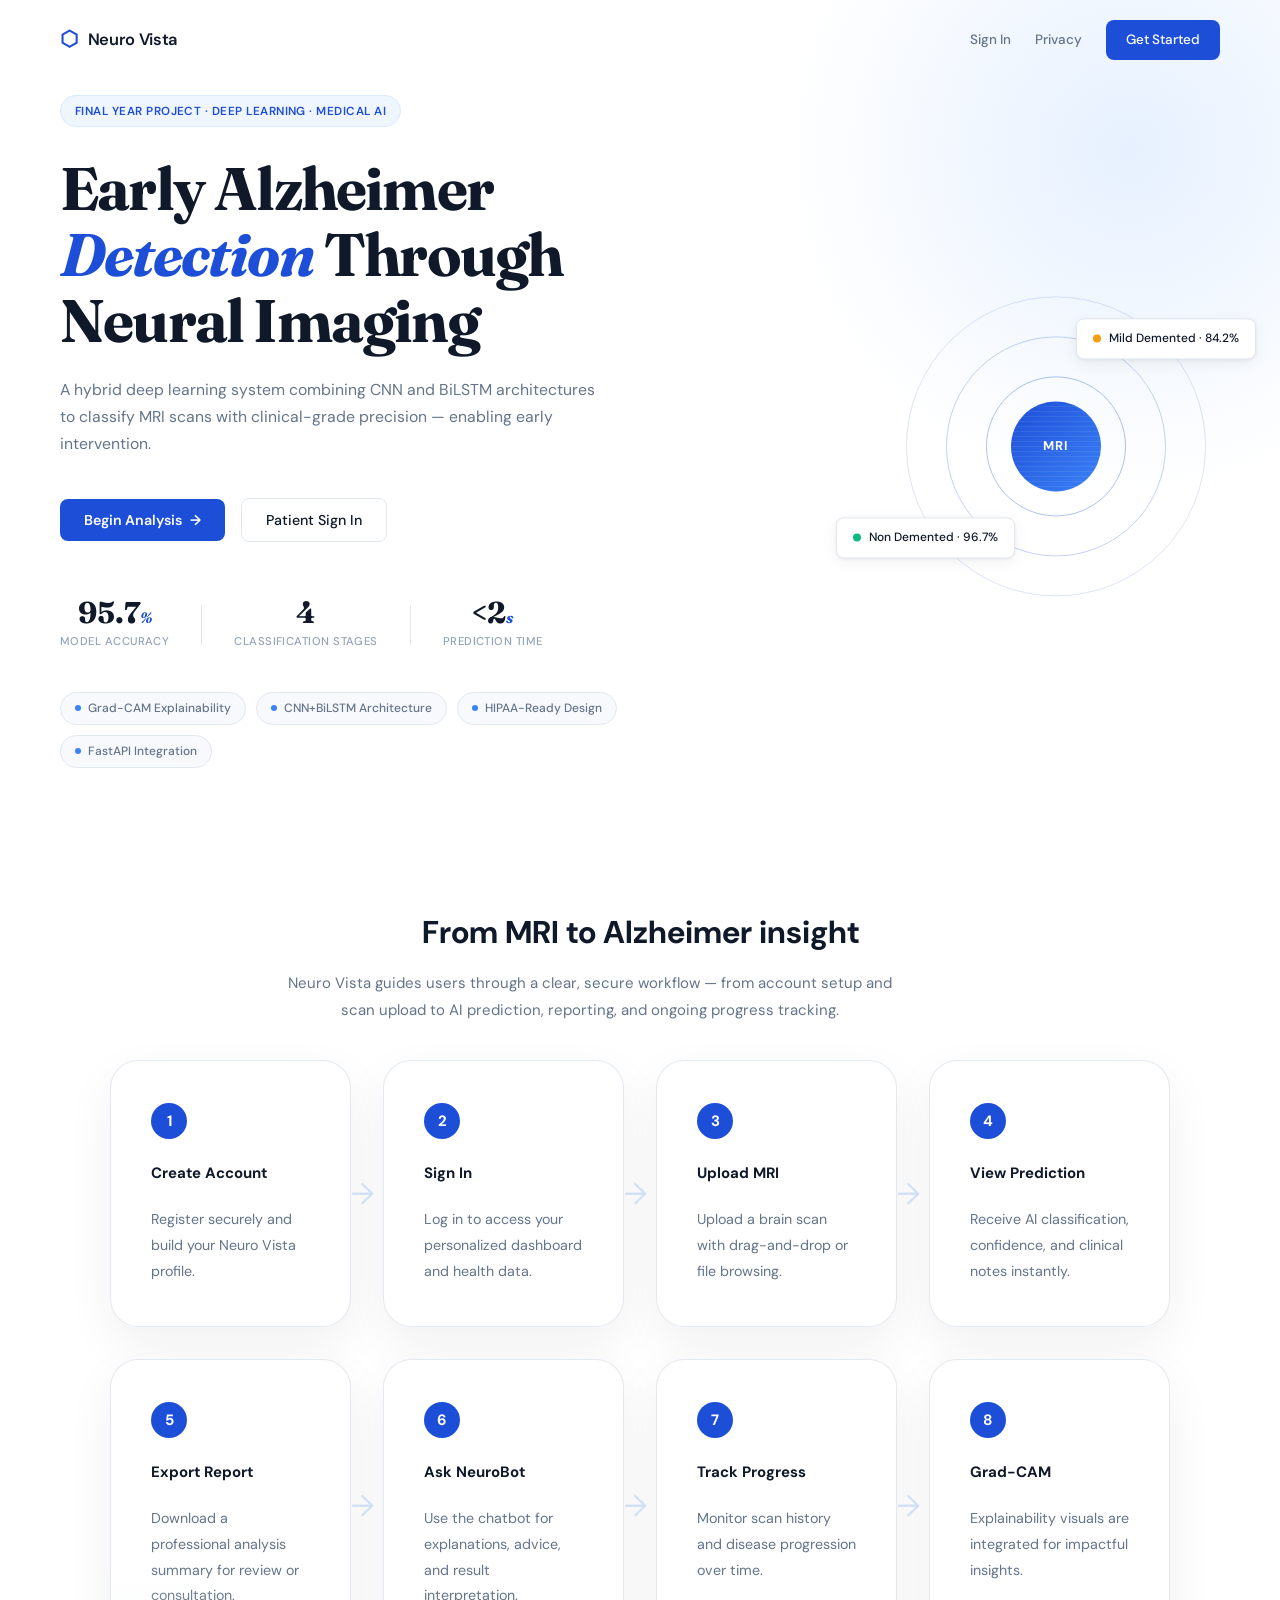
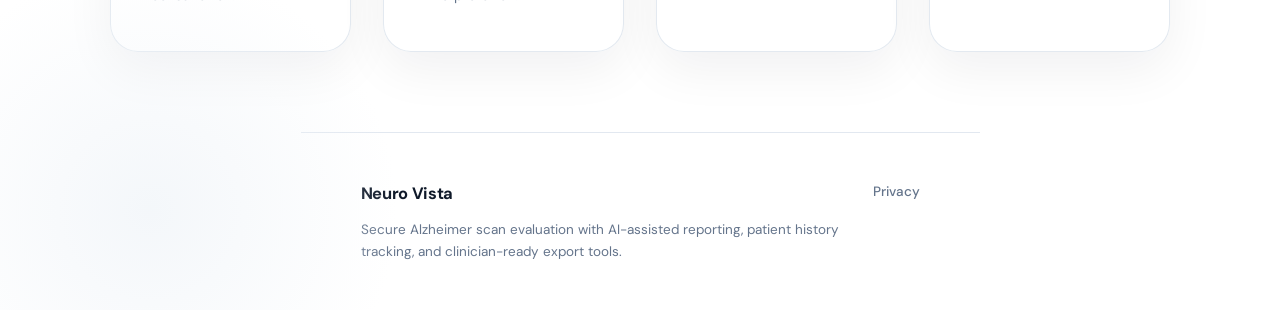
<file: index.html>
<!DOCTYPE html>
<html lang="en">
<head>
  <meta charset="UTF-8" />
  <meta name="viewport" content="width=device-width, initial-scale=1.0" />
  <title>Neuro Vista — Alzheimer Detection System</title>
  <link rel="preconnect" href="https://fonts.googleapis.com" />
  <link rel="preconnect" href="https://fonts.gstatic.com" crossorigin />
  <link href="https://fonts.googleapis.com/css2?family=DM+Sans:ital,opsz,wght@0,9..40,300;0,9..40,400;0,9..40,500;0,9..40,600;0,9..40,700;1,9..40,300&family=Fraunces:ital,opsz,wght@0,9..144,300;0,9..144,500;0,9..144,700;1,9..144,300&display=swap" rel="stylesheet" />
  <link rel="stylesheet" href="styles.css" />
</head>
<body>

<!-- ========== LANDING PAGE ========== -->
<div id="page-landing" class="page active">

  <nav class="landing-nav">
    <div class="nav-brand">
      <span class="brand-icon">⬡</span>
      <span class="brand-name">Neuro Vista</span>
    </div>
    <div class="nav-links">
      <a href="#" onclick="showPage('page-login')">Sign In</a>
      <a href="privacy.html" target="_blank">Privacy</a>
      <a href="#" class="btn-nav" onclick="showPage('page-register')">Get Started</a>
    </div>
  </nav>

  <main class="landing-hero">
    <div class="hero-badge">Final Year Project · Deep Learning · Medical AI</div>
    <h1 class="hero-title">
      Early Alzheimer<br/>
      <em>Detection</em> Through<br/>
      Neural Imaging
    </h1>
    <p class="hero-subtitle">
      A hybrid deep learning system combining CNN and BiLSTM architectures<br/>
      to classify MRI scans with clinical-grade precision — enabling early intervention.
    </p>
    <div class="hero-actions">
      <button class="btn-primary" onclick="showPage('page-register')">
        Begin Analysis
        <span class="btn-arrow">→</span>
      </button>
      <button class="btn-ghost" onclick="showPage('page-login')">
        Patient Sign In
      </button>
    </div>

    <div class="hero-stats">
      <div class="stat-card">
        <span class="stat-number">95.7<em>%</em></span>
        <span class="stat-label">Model Accuracy</span>
      </div>
      <div class="stat-divider"></div>
      <div class="stat-card">
        <span class="stat-number">4<em></em></span>
        <span class="stat-label">Classification Stages</span>
      </div>
      <div class="stat-divider"></div>
      <div class="stat-card">
        <span class="stat-number">&lt;2<em>s</em></span>
        <span class="stat-label">Prediction Time</span>
      </div>
    </div>

    <div class="hero-features">
      <div class="feature-pill">
        <span class="feature-dot"></span>
        Grad-CAM Explainability
      </div>
      <div class="feature-pill">
        <span class="feature-dot"></span>
        CNN+BiLSTM Architecture
      </div>
      <div class="feature-pill">
        <span class="feature-dot"></span>
        HIPAA-Ready Design
      </div>
      <div class="feature-pill">
        <span class="feature-dot"></span>
        FastAPI Integration
      </div>
    </div>
  </main>

  <section class="flow-section">
    <div class="flow-header flow-header-centered">
      <h2>From MRI to Alzheimer insight</h2>
      <p>Neuro Vista guides users through a clear, secure workflow — from account setup and scan upload to AI prediction, reporting, and ongoing progress tracking.</p>
    </div>
    <div class="flow-grid">
      <div class="flow-step">
        <span class="flow-step-badge">1</span>
        <h3>Create Account</h3>
        <p>Register securely and build your Neuro Vista profile.</p>
      </div>
      <div class="flow-step">
        <span class="flow-step-badge">2</span>
        <h3>Sign In</h3>
        <p>Log in to access your personalized dashboard and health data.</p>
      </div>
      <div class="flow-step">
        <span class="flow-step-badge">3</span>
        <h3>Upload MRI</h3>
        <p>Upload a brain scan with drag-and-drop or file browsing.</p>
      </div>
      <div class="flow-step">
        <span class="flow-step-badge">4</span>
        <h3>View Prediction</h3>
        <p>Receive AI classification, confidence, and clinical notes instantly.</p>
      </div>
      <div class="flow-step">
        <span class="flow-step-badge">5</span>
        <h3>Export Report</h3>
        <p>Download a professional analysis summary for review or consultation.</p>
      </div>
      <div class="flow-step">
        <span class="flow-step-badge">6</span>
        <h3>Ask NeuroBot</h3>
        <p>Use the chatbot for explanations, advice, and result interpretation.</p>
      </div>
      <div class="flow-step">
        <span class="flow-step-badge">7</span>
        <h3>Track Progress</h3>
        <p>Monitor scan history and disease progression over time.</p>
      </div>
      <div class="flow-step">
        <span class="flow-step-badge">8</span>
        <h3>Grad-CAM</h3>
        <p>Explainability visuals are integrated for impactful insights.</p>
      </div>
    </div>
  </section>

  <div class="landing-visual">
    <div class="brain-rings">
      <div class="ring ring-1"></div>
      <div class="ring ring-2"></div>
      <div class="ring ring-3"></div>
      <div class="ring-core">
        <div class="scan-lines"></div>
        <span>MRI</span>
      </div>
    </div>
    <div class="floating-card fc-1">
      <span class="fc-dot mild"></span>
      Mild Demented · 84.2%
    </div>
    <div class="floating-card fc-2">
      <span class="fc-dot normal"></span>
      Non Demented · 96.7%
    </div>
  </div>

  <footer class="landing-footer">
    <div class="footer-left">
      <div class="footer-brand">Neuro Vista</div>
      <p class="footer-description">Secure Alzheimer scan evaluation with AI-assisted reporting, patient history tracking, and clinician-ready export tools.</p>
    </div>
    <div class="footer-right">
      <a href="privacy.html" target="_blank" class="footer-link">Privacy</a>
    </div>
  </footer>
</div>

<div id="toast" class="toast"></div>

<script src="app.js"></script>
</body>
</html>
</file>
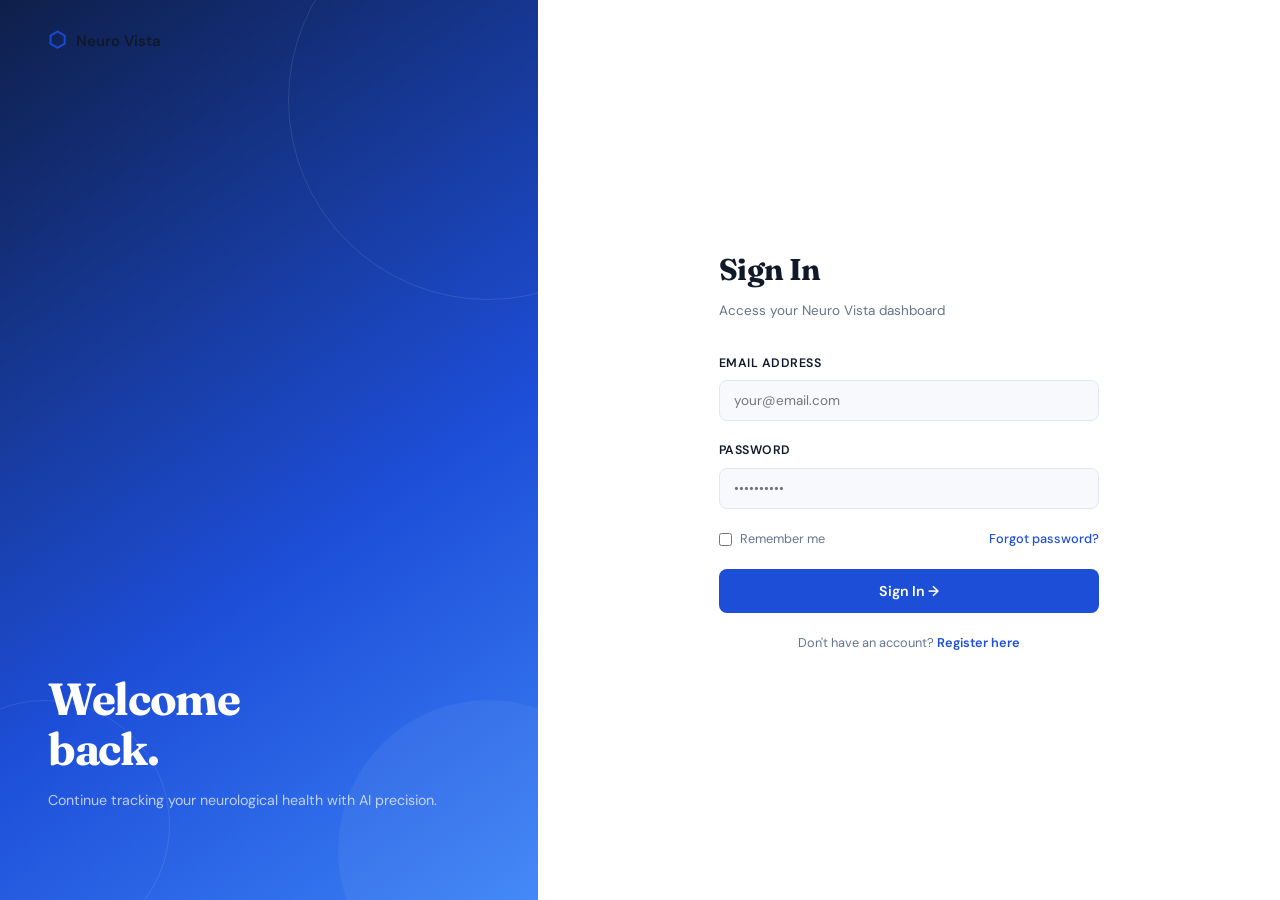
<file: dashboard.html>
<!DOCTYPE html>
<html lang="en">
<head>
  <meta charset="UTF-8" />
  <meta name="viewport" content="width=device-width, initial-scale=1.0" />
  <title>Dashboard — Neuro Vista</title>
  <link rel="preconnect" href="https://fonts.googleapis.com" />
  <link rel="preconnect" href="https://fonts.gstatic.com" crossorigin />
  <link href="https://fonts.googleapis.com/css2?family=DM+Sans:ital,opsz,wght@0,9..40,300;0,9..40,400;0,9..40,500;0,9..40,600;0,9..40,700;1,9..40,300&family=Fraunces:ital,opsz,wght@0,9..144,300;0,9..144,500;0,9..144,700;1,9..144,300&display=swap" rel="stylesheet" />
  <link rel="stylesheet" href="styles.css" />
</head>
<body>

<div id="page-dashboard" class="page dashboard-page active">

  <!-- SIDEBAR -->
  <aside class="sidebar" id="sidebar">
    <div class="sidebar-brand">
      <span class="brand-icon">⬡</span>
      <span class="brand-name">Neuro Vista</span>
    </div>

    <nav class="sidebar-nav">
      <div class="nav-section-label">Main</div>
      <a href="#" class="nav-item active" onclick="showSection('sec-home', this)">
        <span class="nav-icon">◈</span>
        <span>Dashboard</span>
      </a>
      <a href="#" class="nav-item" onclick="showSection('sec-upload', this)">
        <span class="nav-icon">⬆</span>
        <span>Upload MRI Scan</span>
      </a>
      <a href="#" class="nav-item" onclick="showSection('sec-results', this)">
        <span class="nav-icon">◎</span>
        <span>Prediction Results</span>
      </a>
      <a href="#" class="nav-item" onclick="showSection('sec-history', this)">
        <span class="nav-icon">⊙</span>
        <span>History</span>
      </a>

      <div class="nav-section-label">AI Features</div>
      <a href="#" class="nav-item" onclick="showSection('sec-chatbot', this)">
        <span class="nav-icon">◉</span>
        <span>Chatbot Assistant</span>
        <span class="nav-badge">AI</span>
      </a>
      <a href="#" class="nav-item" onclick="showSection('sec-recommendations', this)">
        <span class="nav-icon">✦</span>
        <span>My Health Guide</span>
      </a>
      <a href="#" class="nav-item" onclick="showSection('sec-monitoring', this)">
        <span class="nav-icon">◌</span>
        <span>My Progress</span>
        <span class="nav-badge soon">Soon</span>
      </a>

      <div class="nav-section-label">Support</div>
      <a href="#" class="nav-item" onclick="showSection('sec-feedback', this)">
        <span class="nav-icon">◇</span>
        <span>Feedback</span>
      </a>
    </nav>

    <div class="sidebar-footer">
      <div class="user-card">
        <div class="user-avatar">DA</div>
        <div class="user-info">
          <span class="user-name">Saad Ahmed</span>
          <span class="user-role">Patient</span>
        </div>
        <button class="logout-btn" onclick="handleLogout()" title="Sign Out">⇥</button>
      </div>
    </div>
  </aside>

  <!-- MAIN CONTENT AREA -->
  <main class="dash-main">

    <!-- TOP BAR -->
    <header class="dash-topbar">
      <div class="topbar-left">
        <button class="sidebar-toggle" onclick="toggleSidebar()">☰</button>
        <div class="breadcrumb" id="breadcrumb">Dashboard</div>
      </div>
      <div class="topbar-right">
        <div class="topbar-search">
          <span>⌕</span>
          <input id="dashboardSearchInput" type="text" placeholder="Search scans, patients..." />
        </div>
        <div id="dashboardNotifBtn" class="topbar-notif" title="View notifications">
          <span class="notif-dot"></span>
          🔔
        </div>
        <div class="topbar-user">Dr. Ahmed</div>
      </div>
    </header>

    <!-- DASHBOARD HOME -->
    <section id="sec-home" class="dash-section active">
      <div class="section-header">
        <div>
          <h2 id="welcomeText">Welcome 👋</h2>
          <p class="section-sub">Here's an overview of your diagnostic activity</p>
        </div>
        <button class="btn-primary sm" onclick="showSection('sec-upload', document.querySelector('[onclick*=sec-upload]'))">
          + New Scan
        </button>
      </div>

      <div class="stats-grid">
        <div class="stat-widget">
          <div class="stat-widget-top">
            <span class="stat-widget-icon blue">◈</span>
            <span class="stat-widget-trend up" id="stat-total-trend">active</span>
          </div>
          <div class="stat-widget-num" id="stat-total-scans">0</div>
          <div class="stat-widget-label">Total Scans Analyzed</div>
        </div>
        <div class="stat-widget">
          <div class="stat-widget-top">
            <span class="stat-widget-icon red">⬡</span>
            <span class="stat-widget-trend" id="stat-positive-trend">dementia</span>
          </div>
          <div class="stat-widget-num" id="stat-positive-scans">0</div>
          <div class="stat-widget-label">Positive Detections</div>
        </div>
        <div class="stat-widget">
          <div class="stat-widget-top">
            <span class="stat-widget-icon green">◎</span>
            <span class="stat-widget-trend stable">95.7% val</span>
          </div>
          <div class="stat-widget-num" id="stat-avg-confidence">0.0%</div>
          <div class="stat-widget-label">Model Confidence Avg</div>
        </div>
        <div class="stat-widget">
          <div class="stat-widget-top">
            <span class="stat-widget-icon amber">◌</span>
            <span class="stat-widget-trend down">BiLSTM</span>
          </div>
          <div class="stat-widget-num" id="stat-avg-time">0.0s</div>
          <div class="stat-widget-label">Avg Processing Time</div>
        </div>
      </div>

      <div class="home-grid">
        <div class="card recent-scans">
          <div class="card-header">
            <h4>My Recent Scans</h4>
            <a href="#" onclick="showSection('sec-history', document.querySelector('[onclick*=sec-history]'))" class="link-soft">View all →</a>
          </div>
          <div class="scan-list" id="recentScansList">
            <div style="text-align:center; padding: 20px; color: var(--text-sub); font-size: 0.85rem;">
              No scans analyzed yet.
            </div>
          </div>
        </div>

        <div class="card health-insights">
          <div class="card-header">
            <h4>My Health Insights</h4>
            <span class="badge-green">Updated</span>
          </div>
          <div class="insight-summary">
            <p style="font-size: 0.9rem; color: var(--text-sub); margin-bottom: 16px;">
              Your latest scan indicates <strong>Mild Dementia</strong>. Based on this, we've updated your health guide with new cognitive exercises.
            </p>
          </div>
          <div class="wellness-tip" style="background: var(--surface2); padding: 16px; border-radius: var(--radius-sm); border-left: 4px solid var(--accent);">
            <h5 style="font-size: 0.85rem; font-weight: 700; margin-bottom: 6px;">💡 Daily Wellness Tip</h5>
            <p style="font-size: 0.82rem; color: var(--text-sub); line-height: 1.5;">
              Engaging in 20 minutes of aerobic exercise today can help improve blood flow to the brain and support cognitive health.
            </p>
          </div>
        </div>
      </div>
    </section>

    <!-- UPLOAD MRI -->
    <section id="sec-upload" class="dash-section">
      <div class="section-header">
        <div>
          <h2>Upload MRI Scan</h2>
          <p class="section-sub">Upload a brain MRI image for AI-powered Alzheimer detection</p>
        </div>
      </div>

      <div class="upload-layout">
        <div class="card upload-card">
          <div class="drop-zone" id="dropZone" ondragover="event.preventDefault(); this.style.borderColor='var(--accent)'; this.style.background='var(--accent-bg)';" ondragleave="this.style.borderColor='var(--border)'; this.style.background='transparent';" ondrop="handleDrop(event)">
            <div class="drop-icon">⬡</div>
            <h4>Drop MRI scan here</h4>
            <p>or click to browse your files</p>
            <p class="drop-formats">Supports: JPEG, PNG, DICOM · Max 20MB</p>
            <input type="file" id="fileInput" accept="image/*" style="display:none" onchange="handleFile(this.files[0])" />
            <button class="btn-primary sm" onclick="document.getElementById('fileInput').click()">Browse Files</button>
          </div>

          <div class="upload-preview" id="uploadPreview" style="display:none">
            <div class="preview-header">
              <h4>Preview</h4>
              <button class="btn-ghost sm" onclick="clearUpload()">✕ Remove</button>
            </div>
            <div class="preview-img-wrap">
              <img id="previewImg" src="" alt="MRI Preview" />
              <div class="preview-overlay">
                <span>MRI SCAN</span>
              </div>
            </div>
            <div class="preview-meta" id="previewMeta"></div>
          </div>
        </div>

        <div class="upload-sidebar">
          <div class="card scan-settings">
            <h4>Scan Configuration</h4>

            <div class="form-group">
              <label>Scan Type</label>
              <select class="form-input">
                <option>T1-weighted MRI</option>
                <option>T2-weighted MRI</option>
                <option>FLAIR</option>
                <option>PET Scan</option>
              </select>
            </div>
            <div class="form-group">
              <label>Notes (optional)</label>
              <textarea class="form-input" rows="3" placeholder="Clinical observations..."></textarea>
            </div>
            <button class="btn-primary full" onclick="runPrediction()">
              Analyze with AI
              <span class="btn-arrow">→</span>
            </button>
            <p class="upload-note">
              ⚡ Powered by CNN+BiLSTM · Grad-CAM coming soon
            </p>
          </div>

          <div class="card api-note">
            <div class="api-tag">API Integration Point</div>
            <code>POST /api/predict</code>
            <p>This button will submit the scan to the FastAPI backend once integrated. The model returns prediction class, confidence scores, and Grad-CAM heatmap URL.</p>
          </div>
        </div>
      </div>
    </section>

    <!-- PREDICTION RESULTS -->
    <section id="sec-results" class="dash-section">
      <div class="section-header">
        <div>
          <h2>Prediction Results</h2>
          <p class="section-sub">AI analysis output for the most recent scan</p>
        </div>
        <button class="btn-ghost sm" onclick="showSection('sec-upload', document.querySelector('[onclick*=sec-upload]'))">Upload New</button>
      </div>

      <div class="results-grid">
        <div class="card result-main">
          <div class="result-scan-wrap">
            <!-- Left Side: Original Scan -->
            <div style="flex:1; display:flex; flex-direction:column; gap:8px;">
              <div style="font-size:0.8rem; font-weight:600; color:var(--text-sub);">Original MRI Scan</div>
              <img id="result-mri-img" src="" alt="Original MRI" style="display:none; width:100%; border-radius: var(--radius-sm); border: 1px solid var(--border); aspect-ratio: 1; object-fit: cover;" />
              <div id="result-mri-placeholder" class="result-scan-placeholder">
                <div class="scan-animation">
                  <div class="scan-line-anim"></div>
                  <span>BRAIN MRI</span>
                  <span class="scan-id" style="font-size:0.75rem;">Waiting for upload</span>
                </div>
              </div>
            </div>
            <!-- Right Side: Heatmap -->
            <div style="flex:1; display:flex; flex-direction:column; gap:8px;">
              <div style="font-size:0.8rem; font-weight:600; color:var(--text-sub);">Grad-CAM Activation Map</div>
              <img id="result-heatmap-img" src="" alt="Grad-CAM Heatmap" style="display:none; width:100%; border-radius: var(--radius-sm); border: 1px solid var(--border); aspect-ratio: 1; object-fit: cover;" />
              <div id="result-heatmap-placeholder" class="heatmap-placeholder">
                <div class="heatmap-status">Waiting</div>
                <div class="heatmap-label">Grad-CAM Heatmap</div>
                <div class="heatmap-visual">
                  <div class="heat-spot s1"></div>
                  <div class="heat-spot s2"></div>
                  <div class="heat-spot s3"></div>
                  <span class="heatmap-note" style="font-size:0.75rem;">Upload an MRI scan to view</span>
                </div>
              </div>
            </div>
          </div>
        </div>

        <div class="card result-prediction">
          <div id="res-prediction-badge" class="prediction-badge normal">
            <span class="pred-icon">◈</span>
            <span id="res-prediction-text">No Scan Run</span>
          </div>
          <div class="pred-confidence">
            <div class="conf-circle">
              <svg viewBox="0 0 100 100">
                <circle cx="50" cy="50" r="40" fill="none" stroke="var(--border)" stroke-width="8"/>
                <circle id="res-conf-svg-ring" cx="50" cy="50" r="40" fill="none" stroke="var(--accent)" stroke-width="8"
                  stroke-dasharray="251.2" stroke-dashoffset="251.2" stroke-linecap="round"
                  transform="rotate(-90 50 50)"/>
              </svg>
              <div class="conf-text">
                <span id="res-conf-num" class="conf-num">0.0</span>
                <span class="conf-unit">%</span>
              </div>
            </div>
            <div class="conf-label-main">Confidence Score</div>
          </div>

          <div class="all-classes">
            <h5>All Class Probabilities</h5>
            <div class="class-row" id="row-non-demented">
              <span class="class-name">Non Demented</span>
              <div class="class-bar-wrap">
                <div class="class-bar normal-bar" id="bar-non-demented" style="width:0%"></div>
              </div>
              <span class="class-pct" id="pct-non-demented">0.0%</span>
            </div>
            <div class="class-row" id="row-very-mild">
              <span class="class-name">Very Mild</span>
              <div class="class-bar-wrap">
                <div class="class-bar vmild" id="bar-very-mild" style="width:0%"></div>
              </div>
              <span class="class-pct" id="pct-very-mild">0.0%</span>
            </div>
            <div class="class-row" id="row-mild-demented">
              <span class="class-name">Mild Demented</span>
              <div class="class-bar-wrap">
                <div class="class-bar mild-bar" id="bar-mild-demented" style="width:0%"></div>
              </div>
              <span class="class-pct" id="pct-mild-demented">0.0%</span>
            </div>
            <div class="class-row" id="row-moderate">
              <span class="class-name">Moderate</span>
              <div class="class-bar-wrap">
                <div class="class-bar mod-bar" id="bar-moderate" style="width:0%"></div>
              </div>
              <span class="class-pct" id="pct-moderate">0.0%</span>
            </div>
          </div>

          <div class="result-meta">
            <div class="meta-row"><span>Scan ID</span><span id="res-meta-id">—</span></div>
            <div class="meta-row"><span>Analyzed</span><span id="res-meta-date">—</span></div>
            <div class="meta-row"><span>Model</span><span>CNN+BiLSTM-v1</span></div>
            <div class="meta-row"><span>Processing</span><span id="res-meta-time">—</span></div>
          </div>

          <div class="result-actions">
            <button class="btn-primary sm" onclick="exportReport()">⬇ Export Report</button>
            <button class="btn-ghost sm">Share Results</button>
          </div>
        </div>
      </div>

      <!-- XAI Explanation Panel — populated by loadXAIExplanation() -->
      <div id="xai-panel" class="xai-panel-card" style="display:none;"></div>

      <div class="card api-note mt">
        <div class="api-tag">Live Feature</div>
        <code>POST /api/predict → POST /api/explain</code>
        <p>Grad-CAM heatmap is generated by the backend on every scan. The XAI panel above is powered by Explainable AI (Gemini + Grad-CAM) — it explains which brain regions drove the classification and what they mean for the patient.</p>
      </div>
    </section>

    <!-- HISTORY -->
    <section id="sec-history" class="dash-section">
      <div class="section-header">
        <div>
          <h2>Scan History</h2>
          <p class="section-sub">All previous MRI analyses and their results</p>
        </div>
        <div class="history-filters" style="display:flex; gap:10px; align-items:center;">
          <select class="form-input sm">
            <option>All Results</option>
            <option>Non Demented</option>
            <option>Mild Demented</option>
            <option>Moderate</option>
          </select>
          <button class="btn-ghost sm" onclick="clearScanHistory()" style="color:var(--red); border-color:var(--red); padding:6px 12px; font-size:0.75rem; font-weight:600;">🗑 Clear History</button>
        </div>
      </div>

      <div class="card history-card">
        <div class="history-table-wrap">
          <table class="history-table">
            <thead>
              <tr>
                <th>Scan</th>
                <th>Scan ID</th>
                <th>Prediction</th>
                <th>Confidence</th>
                <th>Date</th>
                <th>Action</th>
              </tr>
            </thead>
            <tbody id="historyBody">
            </tbody>
          </table>
        </div>
        <div class="table-footer">
          <span id="history-showing-text">Showing 0 of 0 records</span>
          <div class="pagination">
            <button class="page-btn">←</button>
            <button class="page-btn active">1</button>
            <button class="page-btn">2</button>
            <button class="page-btn">3</button>
            <button class="page-btn">→</button>
          </div>
        </div>
      </div>
    </section>

    <!-- CHATBOT -->
    <section id="sec-chatbot" class="dash-section">
      <div class="section-header">
        <div>
          <h2>Chatbot Assistant</h2>
          <p class="section-sub">Ask questions about Alzheimer's, your results, or wellness tips</p>
        </div>
        <span class="badge-green">AI-Powered</span>
      </div>

      <div class="card chat-card">
        <div class="chat-header">
          <div class="chat-avatar">N</div>
          <div>
            <div class="chat-name">NeuroBot</div>
            <div class="chat-status">Online · Medical Knowledge Base</div>
          </div>
          <div class="chat-model-tag">Gemini</div>
        </div>

        <div class="chat-messages" id="chatMessages">
          <div class="chat-msg bot">
            <div class="msg-avatar">N</div>
            <div class="msg-bubble">
              Hello! I'm NeuroBot, your AI health assistant. I can help you understand your scan results, explain the stages of Alzheimer's, or provide wellness suggestions. How can I assist you today?
            </div>
          </div>
          <div class="chat-msg bot typing" id="typingIndicator" style="display:none">
            <div class="msg-avatar">N</div>
            <div class="msg-bubble typing-dots">
              <span></span><span></span><span></span>
            </div>
          </div>
        </div>

        <div class="chat-input-area">
          <input type="text" class="chat-input" id="chatInput" placeholder="Ask about Alzheimer's, scan results, treatments..." onkeydown="if(event.key==='Enter')sendChat()" />
          <button class="chat-send" onclick="sendChat()">→</button>
        </div>
        <div class="chat-suggestions">
          <button class="chat-chip" onclick="setChat('Explain the 4 stages of Alzheimer disease')">Explain 4 stages</button>
          <button class="chat-chip" onclick="setChat('What medications are used for Alzheimer treatment?')">Treatment options</button>
          <button class="chat-chip" onclick="setChat('How accurate is the CNN model?')">Model accuracy</button>
        </div>
      </div>

      <div class="card api-note mt">
        <div class="api-tag">API Integration Point</div>
        <code>POST /api/chat</code>
        <p>Connect to OpenAI GPT-4, Claude, or a fine-tuned medical LLM for intelligent, context-aware responses about Alzheimer's disease and scan interpretations.</p>
      </div>
    </section>

    <!-- AI RECOMMENDATIONS -->
    <section id="sec-recommendations" class="dash-section">
      <div class="section-header">
        <div>
          <h2>My Health Guide</h2>
          <p class="section-sub">Personalised recommendations based on your detection results</p>
        </div>
        <span id="rec-scan-badge" class="badge-amber">Based on Latest Scan</span>
      </div>

      <div id="rec-alert-dynamic" class="rec-alert">
        <span class="alert-icon">⚠</span>
        <div id="rec-alert-text">
          <strong>Action Recommended</strong>
          <p>Upload an MRI scan and run a prediction — recommendations will be personalised to your result automatically.</p>
        </div>
      </div>

      <div id="rec-grid-dynamic" class="rec-grid">
        <!-- Placeholder cards shown before first scan -->
        <div class="rec-card urgent">
          <div class="rec-icon">◈</div>
          <h4>Neuropsychological Assessment</h4>
          <p>Administer MMSE or MoCA cognitive assessment to quantify cognitive decline and establish a baseline for monitoring progression.</p>
          <div class="rec-priority high">High Priority</div>
        </div>
        <div class="rec-card">
          <div class="rec-icon">◎</div>
          <h4>Medication Review</h4>
          <p>Consider cholinesterase inhibitors (Donepezil, Rivastigmine) for symptomatic treatment. Consult specialist before prescribing.</p>
          <div class="rec-priority medium">Medium Priority</div>
        </div>
        <div class="rec-card">
          <div class="rec-icon">✦</div>
          <h4>Lifestyle Interventions</h4>
          <p>Recommend structured cognitive exercises, Mediterranean diet, and regular aerobic activity (150 min/week) to slow progression.</p>
          <div class="rec-priority medium">Medium Priority</div>
        </div>
        <div class="rec-card">
          <div class="rec-icon">◌</div>
          <h4>Follow-up Imaging</h4>
          <p>Schedule repeat MRI in 6 months. Compare hippocampal volume and white matter changes to track disease progression.</p>
          <div class="rec-priority standard">Standard</div>
        </div>
        <div class="rec-card">
          <div class="rec-icon">⊙</div>
          <h4>Family Support Plan</h4>
          <p>Initiate caregiver counseling and connect family with Alzheimer's Association resources for long-term care planning.</p>
          <div class="rec-priority standard">Standard</div>
        </div>
        <div class="rec-card">
          <div class="rec-icon">◇</div>
          <h4>Referral Network</h4>
          <p>Refer to a memory clinic or geriatric psychiatrist for specialized evaluation and enrollment in clinical trials if applicable.</p>
          <div class="rec-priority standard">Standard</div>
        </div>
      </div>

      <div class="card api-note mt">
        <div class="api-tag">AI-Powered</div>
        <code>POST /api/recommendations</code>
        <p>Recommendations are generated dynamically by Gemini AI based on your scan classification. Upload an MRI scan to get personalised guidance tailored to your specific result.</p>
      </div>
    </section>

    <!-- PATIENT MONITORING -->
    <section id="sec-monitoring" class="dash-section">
      <div class="section-header">
        <div>
          <h2>My Progress</h2>
          <p class="section-sub">Longitudinal tracking of your health over time</p>
        </div>
        <span class="badge-amber coming">Coming Soon</span>
      </div>

      <div class="coming-soon-banner">
        <div class="cs-icon">◌</div>
        <h3>Health Monitoring Module</h3>
        <p>This module will provide tracking of cognitive trends and health metrics over time.</p>
      </div>

      <div class="monitor-placeholders">
        <div class="card monitor-chart-ph">
          <div class="chart-ph-header">
            <h4>Cognitive Score Trend</h4>
            <span class="ph-label">Chart Placeholder</span>
          </div>
          <div class="chart-area">
            <div class="chart-bars">
              <div class="chart-bar-ph" style="height:60%"><span>Jan</span></div>
              <div class="chart-bar-ph" style="height:55%"><span>Feb</span></div>
              <div class="chart-bar-ph" style="height:62%"><span>Mar</span></div>
              <div class="chart-bar-ph" style="height:48%"><span>Apr</span></div>
              <div class="chart-bar-ph" style="height:44%"><span>May</span></div>
              <div class="chart-bar-ph" style="height:40%"><span>Jun</span></div>
            </div>
          </div>
        </div>

        <div class="card monitor-chart-ph">
          <div class="chart-ph-header">
            <h4>Hippocampal Volume Change</h4>
            <span class="ph-label">Chart Placeholder</span>
          </div>
          <div class="chart-area line-chart">
            <svg viewBox="0 0 300 120" preserveAspectRatio="none">
              <polyline points="0,80 50,75 100,65 150,70 200,55 250,45 300,40" fill="none" stroke="var(--accent)" stroke-width="2" stroke-dasharray="4 2" opacity="0.5"/>
              <circle cx="0" cy="80" r="4" fill="var(--accent)" opacity="0.4"/>
              <circle cx="100" cy="65" r="4" fill="var(--accent)" opacity="0.4"/>
              <circle cx="200" cy="55" r="4" fill="var(--accent)" opacity="0.4"/>
              <circle cx="300" cy="40" r="4" fill="var(--accent)" opacity="0.4"/>
            </svg>
          </div>
        </div>

        <div class="card monitor-stats-ph">
          <h4>Patient Overview</h4>
          <div class="monitor-stat-rows">
            <div class="monitor-stat-row ph-blur">
              <span>Active Patients</span>
              <span>—</span>
            </div>
            <div class="monitor-stat-row ph-blur">
              <span>High Risk</span>
              <span>—</span>
            </div>
            <div class="monitor-stat-row ph-blur">
              <span>Stable Condition</span>
              <span>—</span>
            </div>
            <div class="monitor-stat-row ph-blur">
              <span>Follow-up Due</span>
              <span>—</span>
            </div>
          </div>
          <div class="integration-note">
            Integrate with hospital EHR system and <strong>MySQL Database</strong> via HL7/FHIR API
          </div>
        </div>
      </div>
    </section>

    <!-- FEEDBACK -->
    <section id="sec-feedback" class="dash-section">
      <div class="section-header">
        <div>
          <h2>Feedback</h2>
          <p class="section-sub">Help us improve Neuro Vista with your experience</p>
        </div>
      </div>

      <div class="feedback-layout">
        <div class="card feedback-card">
          <h4>Share Your Experience</h4>
          <p class="section-sub mb">Your feedback helps improve our AI models for everyone</p>

          <div class="form-group">
            <label>Overall Rating</label>
            <div class="star-rating" id="starRating">
              <span class="star" onclick="setRating(1)">★</span>
              <span class="star" onclick="setRating(2)">★</span>
              <span class="star" onclick="setRating(3)">★</span>
              <span class="star" onclick="setRating(4)">★</span>
              <span class="star" onclick="setRating(5)">★</span>
            </div>
          </div>

          <div class="form-group">
            <label>Feedback Category</label>
            <select class="form-input">
              <option>Model Accuracy</option>
              <option>User Interface</option>
              <option>Feature Request</option>
              <option>Bug Report</option>
              <option>General</option>
            </select>
          </div>

          <div class="form-group">
            <label>Your Feedback</label>
            <textarea class="form-input" rows="5" placeholder="Share your experience, suggestions, or report any issues with the analysis system..."></textarea>
          </div>

          <div class="form-group">
            <label>Was the latest prediction accurate? (Optional)</label>
            <div class="accuracy-btns">
              <button class="acc-btn" onclick="this.classList.toggle('selected')">✓ Yes, Accurate</button>
              <button class="acc-btn" onclick="this.classList.toggle('selected')">✗ No, Incorrect</button>
              <button class="acc-btn" onclick="this.classList.toggle('selected')">~ Partially Correct</button>
            </div>
          </div>

          <button class="btn-primary" onclick="submitFeedback()">Submit Feedback →</button>
        </div>

        <div class="feedback-side">
          <div class="card feedback-stats">
            <h4>Community Feedback</h4>
            <div class="feedback-avg">
              <span class="feedback-score">4.7</span>
              <div>
                <div class="star-display">★★★★★</div>
                <span>Based on 124 reviews</span>
              </div>
            </div>
            <div class="feedback-bars">
              <div class="fb-row"><span>5★</span><div class="fb-bar-wrap"><div class="fb-bar" style="width:72%"></div></div><span>72%</span></div>
              <div class="fb-row"><span>4★</span><div class="fb-bar-wrap"><div class="fb-bar" style="width:19%"></div></div><span>19%</span></div>
              <div class="fb-row"><span>3★</span><div class="fb-bar-wrap"><div class="fb-bar" style="width:6%"></div></div><span>6%</span></div>
              <div class="fb-row"><span>2★</span><div class="fb-bar-wrap"><div class="fb-bar" style="width:2%"></div></div><span>2%</span></div>
              <div class="fb-row"><span>1★</span><div class="fb-bar-wrap"><div class="fb-bar" style="width:1%"></div></div><span>1%</span></div>
            </div>
          </div>

          <div class="card feedback-quote">
            <div class="quote-stars">★★★★★</div>
            <p>"The system is very easy to use. The results are clear, and the NeuroBot helped me understand the next steps to take for my health."</p>
            <span class="quote-author">— Patient User</span>
          </div>
        </div>
      </div>
    </section>

  </main>
</div>

<!-- SUCCESS TOAST -->
<div class="toast" id="toast"></div>

<script src="app.js"></script>
</body>
</html>
</file>
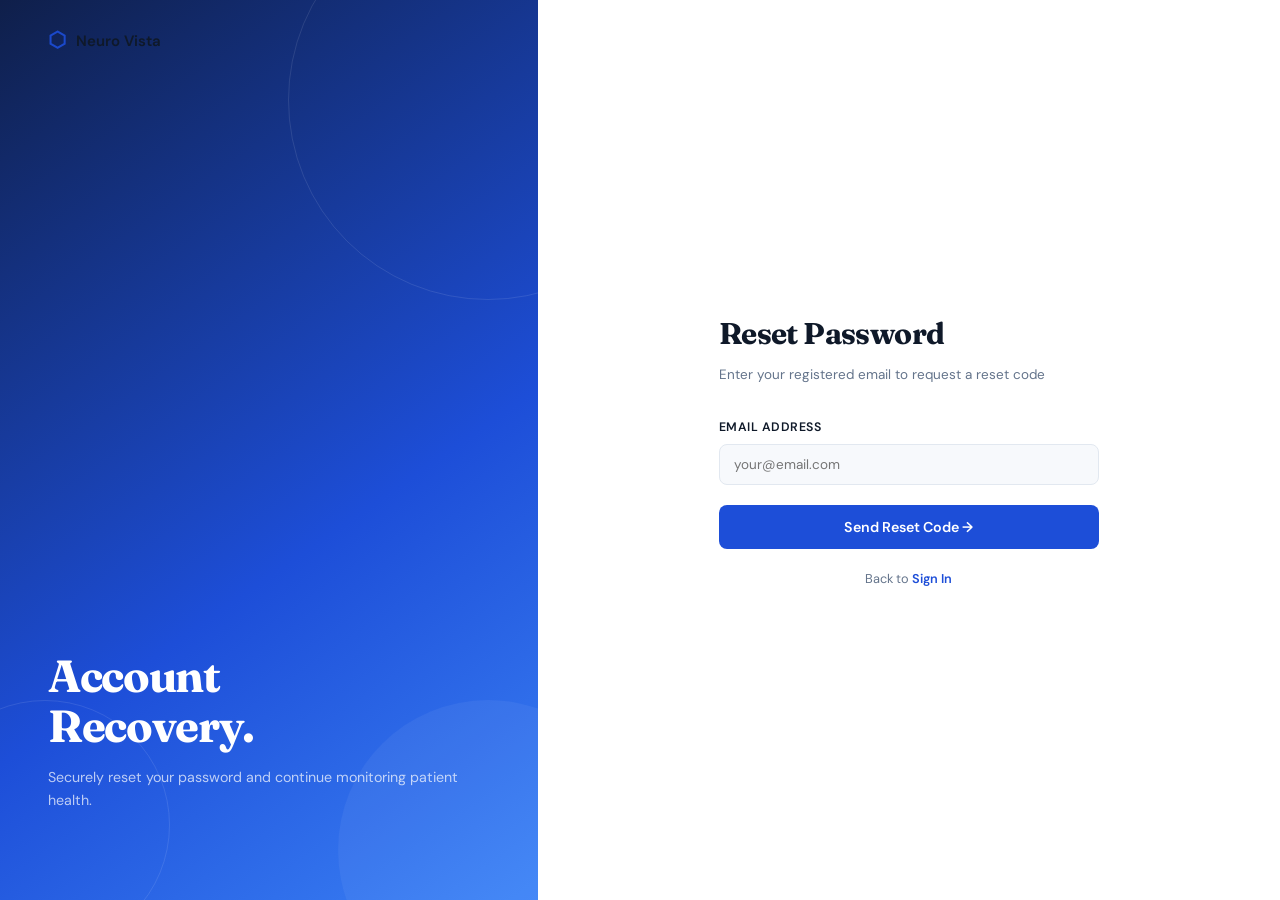
<file: forgot-password.html>
<!DOCTYPE html>
<html lang="en">
<head>
  <meta charset="UTF-8" />
  <meta name="viewport" content="width=device-width, initial-scale=1.0" />
  <title>Reset Password — Neuro Vista</title>
  <link rel="preconnect" href="https://fonts.googleapis.com" />
  <link rel="preconnect" href="https://fonts.gstatic.com" crossorigin />
  <link href="https://fonts.googleapis.com/css2?family=DM+Sans:ital,opsz,wght@0,9..40,300;0,9..40,400;0,9..40,500;0,9..40,600;0,9..40,700;1,9..40,300&family=Fraunces:ital,opsz,wght@0,9..144,300;0,9..144,500;0,9..144,700;1,9..144,300&display=swap" rel="stylesheet" />
  <link rel="stylesheet" href="styles.css" />
</head>
<body>

<div id="page-forgot" class="page auth-page active">
  <div class="auth-left">
    <div class="auth-brand" onclick="window.location.href='index.html'">
      <span class="brand-icon">⬡</span>
      <span class="brand-name">Neuro Vista</span>
    </div>
    <div class="auth-tagline">
      <h2>Account<br/>Recovery.</h2>
      <p>Securely reset your password and continue monitoring patient health.</p>
    </div>
    <div class="auth-decoration">
      <div class="deco-ring r1"></div>
      <div class="deco-ring r2"></div>
    </div>
  </div>

  <div class="auth-right">
    <!-- STEP 1: Enter Email -->
    <form id="requestForm" class="auth-form-wrap" onsubmit="event.preventDefault(); handleRequestCode();">
      <h3>Reset Password</h3>
      <p class="auth-sub">Enter your registered email to request a reset code</p>

      <div class="form-group">
        <label>Email Address</label>
        <input type="email" id="resetEmail" placeholder="your@email.com" class="form-input" required />
      </div>
      
      <button type="submit" id="requestBtn" class="btn-form">Send Reset Code →</button>
      <p class="auth-switch">Back to <a href="login.html">Sign In</a></p>
    </form>

    <!-- STEP 2: Enter Code and New Password -->
    <form id="resetForm" class="auth-form-wrap" style="display:none;" onsubmit="event.preventDefault(); handleResetPassword();">
      <h3>Confirm Reset</h3>
      <p class="auth-sub" id="resetSubText">We've generated a 6-digit code. Check your console or the toast above.</p>

      <div class="form-group">
        <label>Verification Code</label>
        <input type="text" id="resetCode" placeholder="Enter 6-digit code" class="form-input" required maxlength="6" pattern="\d{6}" />
      </div>

      <div class="form-group">
        <label>New Password</label>
        <input type="password" id="newPassword" placeholder="Minimum 6 characters" class="form-input" required minlength="6" />
      </div>

      <div class="form-group">
        <label>Confirm New Password</label>
        <input type="password" id="confirmNewPassword" placeholder="Re-enter password" class="form-input" required />
      </div>
      
      <button type="submit" id="resetBtn" class="btn-form">Update Password ✓</button>
      <p class="auth-switch">Did not receive it? <a href="#" onclick="showRequestStep()">Try again</a></p>
    </form>
  </div>
</div>

<div id="toast" class="toast"></div>

<script>
const API_URL = "http://localhost:8000/api";

function showToast(msg) {
  const toast = document.getElementById('toast');
  toast.innerText = msg;
  toast.classList.add('show');
  setTimeout(() => {
    toast.classList.remove('show');
  }, 5000);
}

async function handleRequestCode() {
  const email = document.getElementById('resetEmail').value.trim();
  if (!email) {
    showToast("Please enter a valid email address");
    return;
  }

  const btn = document.getElementById('requestBtn');
  btn.disabled = true;
  btn.innerText = "Requesting...";

  try {
    const response = await fetch(`${API_URL}/forgot-password`, {
      method: 'POST',
      headers: { 'Content-Type': 'application/json' },
      body: JSON.stringify({ email })
    });

    const data = await response.json();

    if (response.ok) {
      document.getElementById('requestForm').style.display = 'none';
      document.getElementById('resetForm').style.display = 'block';
      
      showToast('Reset code sent to your registered email address.');
      document.getElementById('resetSubText').innerText = 'Enter the 6-digit code sent to your email address.';
    } else {
      showToast(data.detail || "Account not found or database error");
    }
  } catch (error) {
    console.error("Forgot Password Error:", error);
    showToast("Connection failed. Ensure FastAPI server is running.");
  } finally {
    btn.disabled = false;
    btn.innerText = "Send Reset Code →";
  }
}

async function handleResetPassword() {
  const email = document.getElementById('resetEmail').value.trim();
  const code = document.getElementById('resetCode').value.trim();
  const password = document.getElementById('newPassword').value;
  const confirm = document.getElementById('confirmNewPassword').value;

  if (!code || !password || !confirm) {
    showToast("All fields are required");
    return;
  }

  if (password !== confirm) {
    showToast("Passwords do not match");
    return;
  }

  const btn = document.getElementById('resetBtn');
  btn.disabled = true;
  btn.innerText = "Resetting...";

  try {
    const response = await fetch(`${API_URL}/reset-password`, {
      method: 'POST',
      headers: { 'Content-Type': 'application/json' },
      body: JSON.stringify({ email, code, password })
    });

    const data = await response.json();

    if (response.ok) {
      showToast("Password updated successfully! Redirecting...");
      setTimeout(() => {
        window.location.href = "login.html";
      }, 2000);
    } else {
      showToast(data.detail || "Invalid or expired reset code");
    }
  } catch (error) {
    console.error("Reset Password Error:", error);
    showToast("Connection failed. Ensure FastAPI server is running.");
  } finally {
    btn.disabled = false;
    btn.innerText = "Update Password ✓";
  }
}

function showRequestStep() {
  document.getElementById('requestForm').style.display = 'block';
  document.getElementById('resetForm').style.display = 'none';
  document.getElementById('resetCode').value = '';
  document.getElementById('newPassword').value = '';
  document.getElementById('confirmNewPassword').value = '';
}
</script>
</body>
</html>
</file>
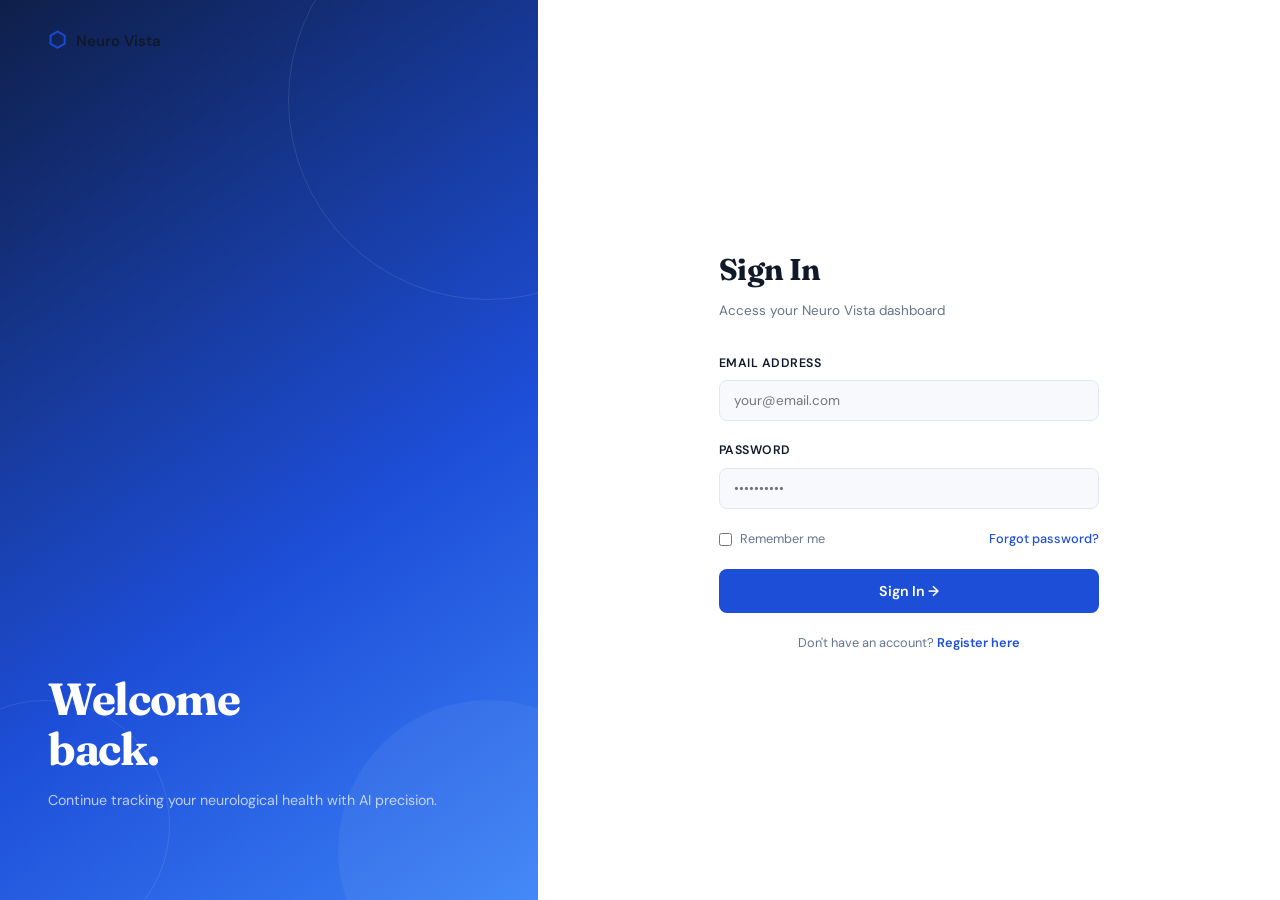
<file: login.html>
<!DOCTYPE html>
<html lang="en">
<head>
  <meta charset="UTF-8" />
  <meta name="viewport" content="width=device-width, initial-scale=1.0" />
  <title>Sign In — Neuro Vista</title>
  <link rel="preconnect" href="https://fonts.googleapis.com" />
  <link rel="preconnect" href="https://fonts.gstatic.com" crossorigin />
  <link href="https://fonts.googleapis.com/css2?family=DM+Sans:ital,opsz,wght@0,9..40,300;0,9..40,400;0,9..40,500;0,9..40,600;0,9..40,700;1,9..40,300&family=Fraunces:ital,opsz,wght@0,9..144,300;0,9..144,500;0,9..144,700;1,9..144,300&display=swap" rel="stylesheet" />
  <link rel="stylesheet" href="styles.css" />
</head>
<body>

<div id="page-login" class="page auth-page active">
  <div class="auth-left">
    <div class="auth-brand" onclick="showPage('page-landing')">
      <span class="brand-icon">⬡</span>
      <span class="brand-name">Neuro Vista</span>
    </div>
    <div class="auth-tagline">
      <h2>Welcome<br/>back.</h2>
      <p>Continue tracking your neurological health with AI precision.</p>
    </div>
    <div class="auth-decoration">
      <div class="deco-ring r1"></div>
      <div class="deco-ring r2"></div>
    </div>
  </div>

  <div class="auth-right">
    <form class="auth-form-wrap" onsubmit="event.preventDefault(); handleLogin();">
      <h3>Sign In</h3>
      <p class="auth-sub">Access your Neuro Vista dashboard</p>

      <div class="form-group">
        <label>Email Address</label>
        <input type="email" id="loginEmail" placeholder="your@email.com" class="form-input" required />
      </div>
      <div class="form-group">
        <label>Password</label>
        <input type="password" id="loginPassword" placeholder="••••••••••" class="form-input" required />
      </div>
      <div class="form-row">
        <label class="check-label">
          <input type="checkbox" id="rememberMe" /> Remember me
        </label>
        <a href="forgot-password.html" class="link-soft">Forgot password?</a>
      </div>
      <button type="submit" class="btn-form">Sign In →</button>
      <p class="auth-switch">Don't have an account? <a href="#" onclick="showPage('page-register')">Register here</a></p>
    </form>
  </div>
</div>

<div id="toast" class="toast"></div>

<script src="app.js"></script>
</body>
</html>
</file>
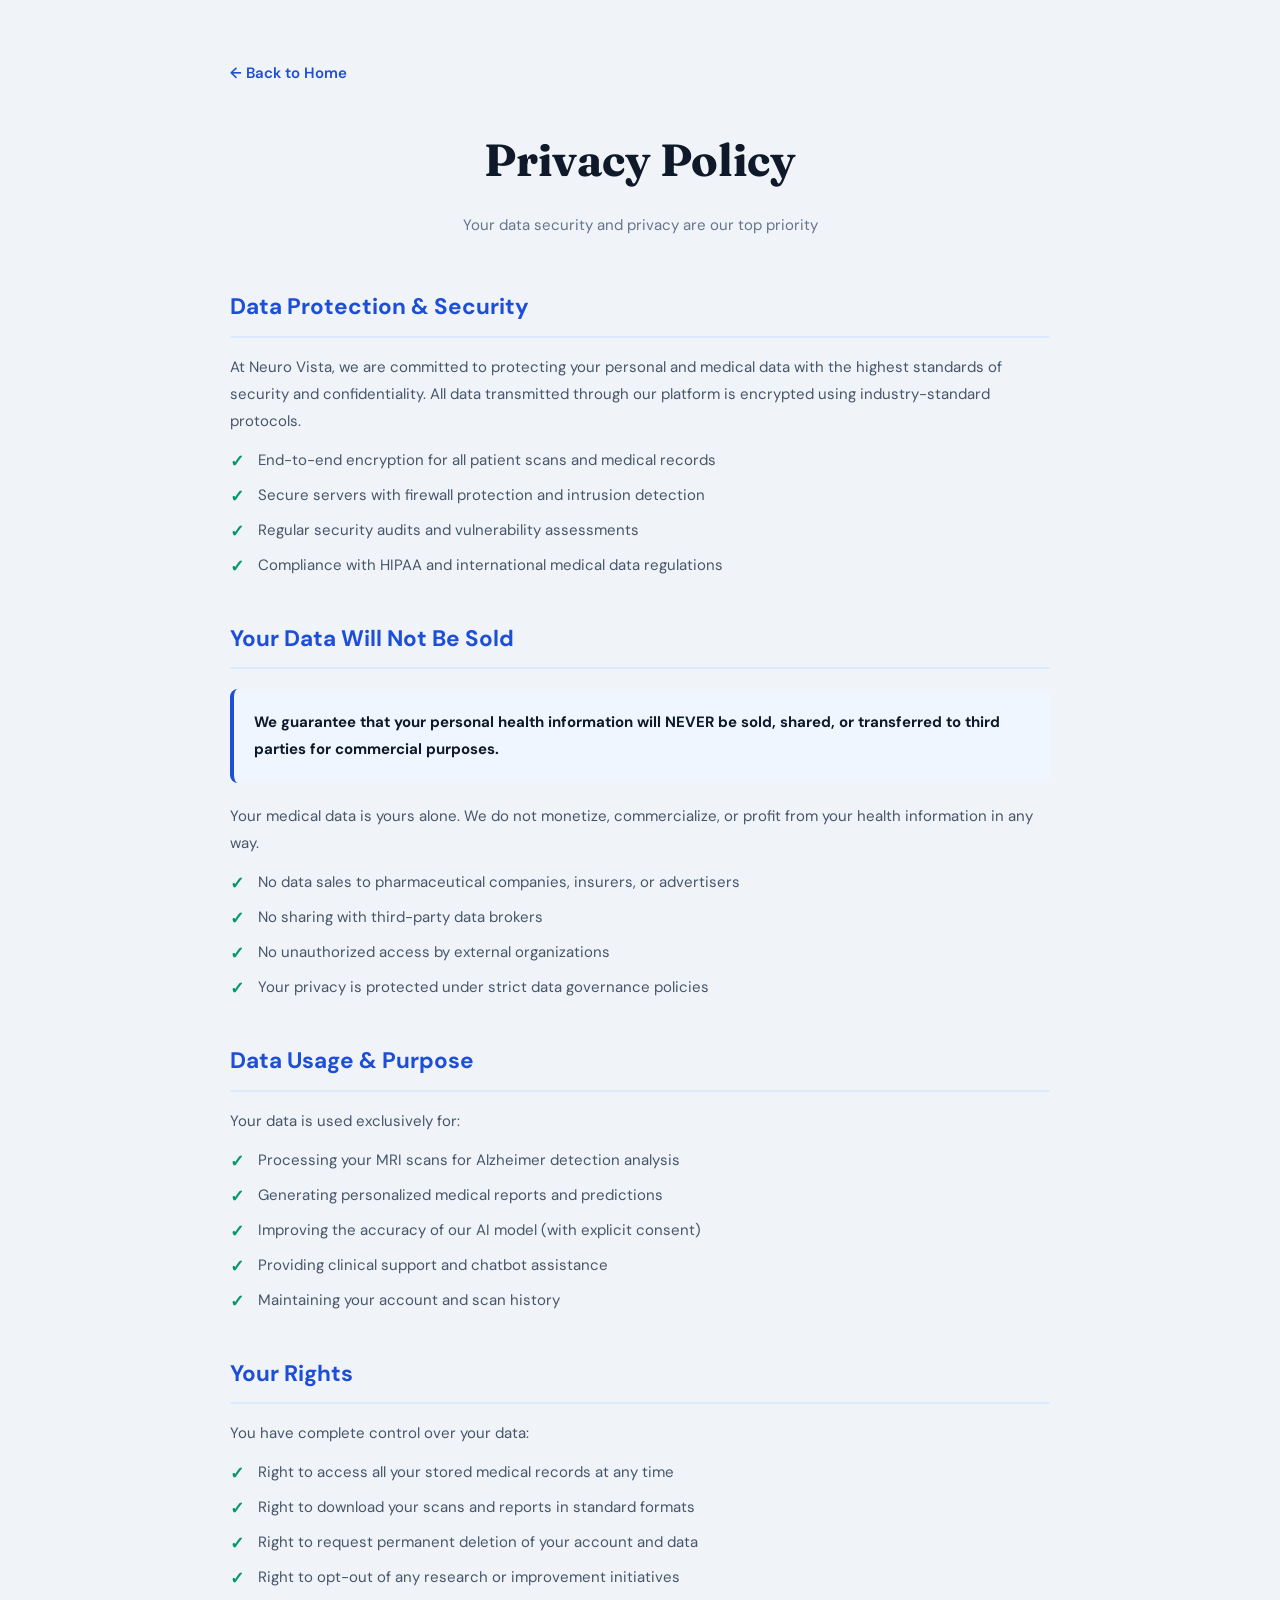
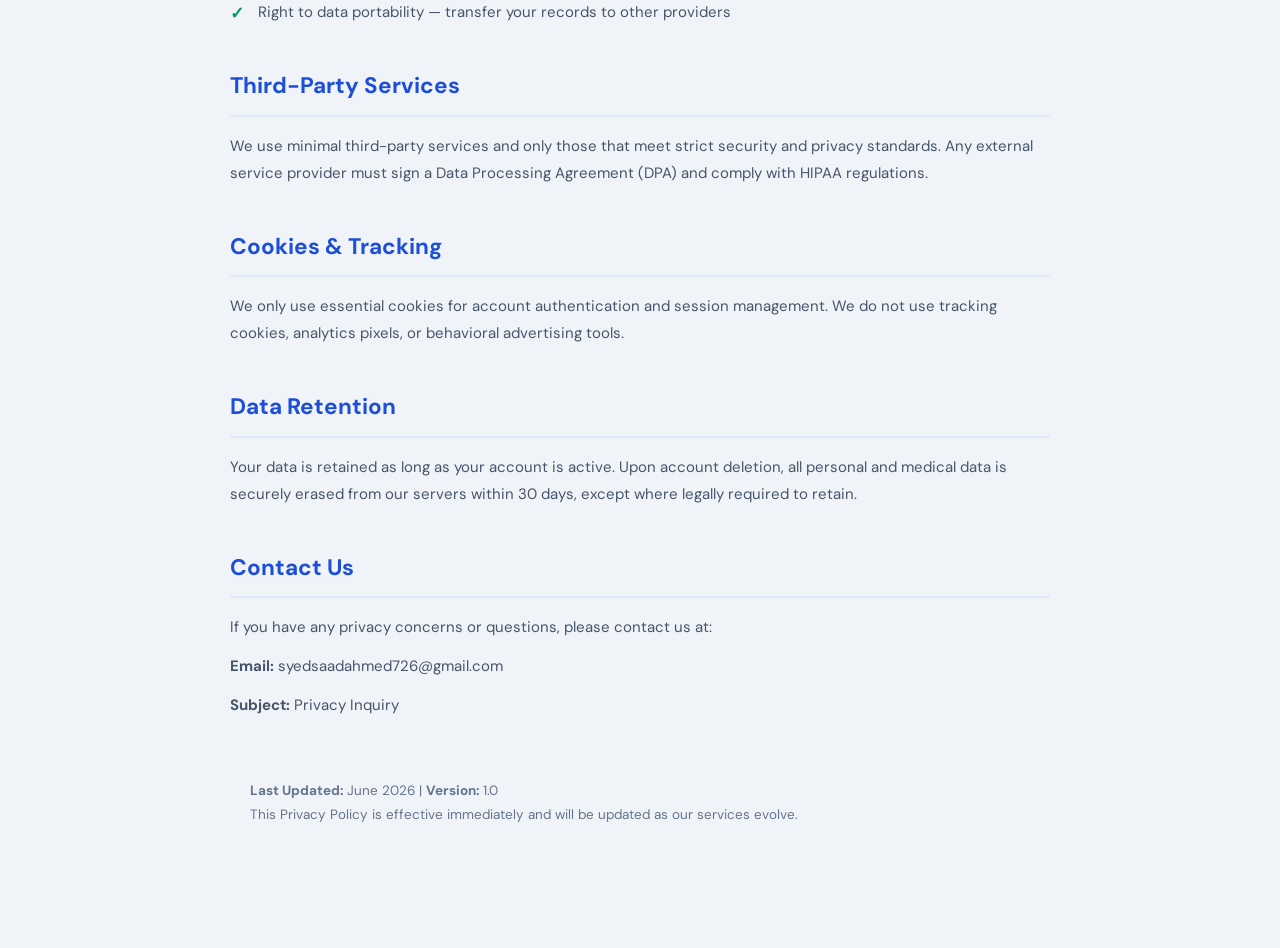
<file: privacy.html>
<!DOCTYPE html>
<html lang="en">
<head>
  <meta charset="UTF-8" />
  <meta name="viewport" content="width=device-width, initial-scale=1.0" />
  <title>Privacy Policy — Neuro Vista</title>
  <link rel="preconnect" href="https://fonts.googleapis.com" />
  <link rel="preconnect" href="https://fonts.gstatic.com" crossorigin />
  <link href="https://fonts.googleapis.com/css2?family=DM+Sans:ital,opsz,wght@0,9..40,300;0,9..40,400;0,9..40,500;0,9..40,600;0,9..40,700;1,9..40,300&family=Fraunces:ital,opsz,wght@0,9..144,300;0,9..144,500;0,9..144,700;1,9..144,300&display=swap" rel="stylesheet" />
  <link rel="stylesheet" href="styles.css" />
  <style>
    .policy-container {
      max-width: 900px;
      margin: 0 auto;
      padding: 60px 40px;
      font-family: 'DM Sans', sans-serif;
      color: #0f1929;
      line-height: 1.8;
    }
    .policy-header {
      margin-bottom: 48px;
      text-align: center;
    }
    .policy-header h1 {
      font-family: 'Fraunces', serif;
      font-size: 3rem;
      font-weight: 700;
      margin-bottom: 12px;
      color: #0f1929;
    }
    .policy-header p {
      font-size: 1rem;
      color: #64748b;
    }
    .policy-section {
      margin-bottom: 40px;
    }
    .policy-section h2 {
      font-size: 1.5rem;
      font-weight: 700;
      color: #1d4ed8;
      margin-bottom: 16px;
      border-bottom: 2px solid #dbeafe;
      padding-bottom: 8px;
    }
    .policy-section p {
      margin-bottom: 12px;
      color: #475569;
    }
    .policy-section ul {
      list-style: none;
      padding-left: 0;
      margin-bottom: 12px;
    }
    .policy-section li {
      padding-left: 28px;
      margin-bottom: 8px;
      position: relative;
      color: #475569;
    }
    .policy-section li:before {
      content: "✓";
      position: absolute;
      left: 0;
      color: #059669;
      font-weight: 700;
      font-size: 1.1rem;
    }
    .highlight {
      background: #eff6ff;
      padding: 20px;
      border-left: 4px solid #1d4ed8;
      border-radius: 8px;
      margin: 20px 0;
    }
    .nav-back {
      display: inline-flex;
      align-items: center;
      gap: 8px;
      margin-bottom: 32px;
      color: #1d4ed8;
      text-decoration: none;
      font-weight: 600;
      transition: color 0.2s;
    }
    .nav-back:hover {
      color: #1e40af;
    }
  </style>
</head>
<body>
  <div class="policy-container">
    <a href="index.html" class="nav-back">← Back to Home</a>
    
    <div class="policy-header">
      <h1>Privacy Policy</h1>
      <p>Your data security and privacy are our top priority</p>
    </div>

    <div class="policy-section">
      <h2>Data Protection & Security</h2>
      <p>At Neuro Vista, we are committed to protecting your personal and medical data with the highest standards of security and confidentiality. All data transmitted through our platform is encrypted using industry-standard protocols.</p>
      <ul>
        <li>End-to-end encryption for all patient scans and medical records</li>
        <li>Secure servers with firewall protection and intrusion detection</li>
        <li>Regular security audits and vulnerability assessments</li>
        <li>Compliance with HIPAA and international medical data regulations</li>
      </ul>
    </div>

    <div class="policy-section">
      <h2>Your Data Will Not Be Sold</h2>
      <div class="highlight">
        <strong>We guarantee that your personal health information will NEVER be sold, shared, or transferred to third parties for commercial purposes.</strong>
      </div>
      <p>Your medical data is yours alone. We do not monetize, commercialize, or profit from your health information in any way.</p>
      <ul>
        <li>No data sales to pharmaceutical companies, insurers, or advertisers</li>
        <li>No sharing with third-party data brokers</li>
        <li>No unauthorized access by external organizations</li>
        <li>Your privacy is protected under strict data governance policies</li>
      </ul>
    </div>

    <div class="policy-section">
      <h2>Data Usage & Purpose</h2>
      <p>Your data is used exclusively for:</p>
      <ul>
        <li>Processing your MRI scans for Alzheimer detection analysis</li>
        <li>Generating personalized medical reports and predictions</li>
        <li>Improving the accuracy of our AI model (with explicit consent)</li>
        <li>Providing clinical support and chatbot assistance</li>
        <li>Maintaining your account and scan history</li>
      </ul>
    </div>

    <div class="policy-section">
      <h2>Your Rights</h2>
      <p>You have complete control over your data:</p>
      <ul>
        <li>Right to access all your stored medical records at any time</li>
        <li>Right to download your scans and reports in standard formats</li>
        <li>Right to request permanent deletion of your account and data</li>
        <li>Right to opt-out of any research or improvement initiatives</li>
        <li>Right to data portability — transfer your records to other providers</li>
      </ul>
    </div>

    <div class="policy-section">
      <h2>Third-Party Services</h2>
      <p>We use minimal third-party services and only those that meet strict security and privacy standards. Any external service provider must sign a Data Processing Agreement (DPA) and comply with HIPAA regulations.</p>
    </div>

    <div class="policy-section">
      <h2>Cookies & Tracking</h2>
      <p>We only use essential cookies for account authentication and session management. We do not use tracking cookies, analytics pixels, or behavioral advertising tools.</p>
    </div>

    <div class="policy-section">
      <h2>Data Retention</h2>
      <p>Your data is retained as long as your account is active. Upon account deletion, all personal and medical data is securely erased from our servers within 30 days, except where legally required to retain.</p>
    </div>

    <div class="policy-section">
      <h2>Contact Us</h2>
      <p>If you have any privacy concerns or questions, please contact us at:</p>
      <p><strong>Email:</strong> syedsaadahmed726@gmail.com</p>
      <p><strong>Subject:</strong> Privacy Inquiry</p>
    </div>

    <div class="policy-section" style="background: #f0f4f9; padding: 20px; border-radius: 12px; margin-top: 40px;">
      <p style="margin: 0; color: #64748b; font-size: 0.9rem;">
        <strong>Last Updated:</strong> June 2026 | <strong>Version:</strong> 1.0<br>
        This Privacy Policy is effective immediately and will be updated as our services evolve.
      </p>
    </div>
  </div>
</body>
</html>
</file>
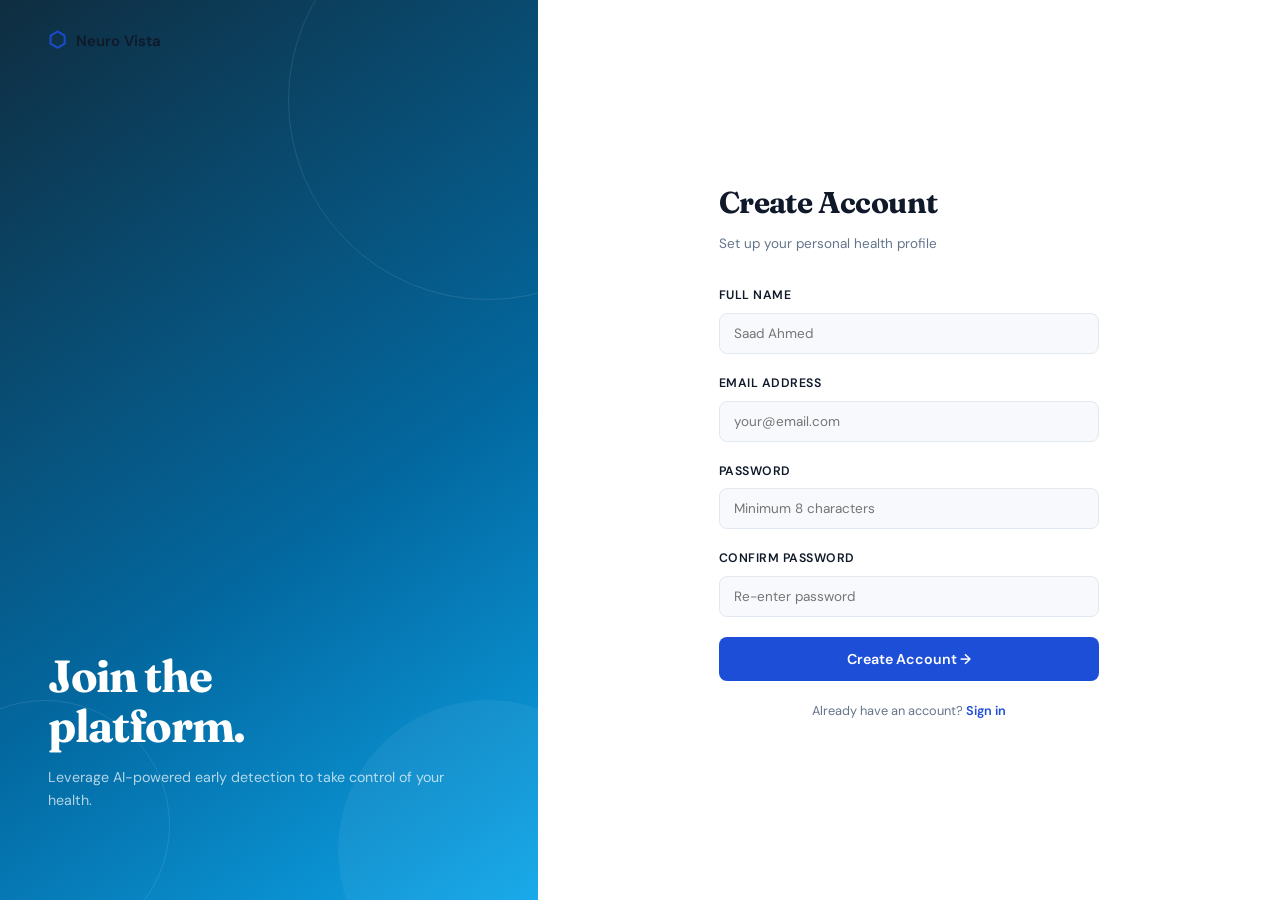
<file: register.html>
<!DOCTYPE html>
<html lang="en">
<head>
  <meta charset="UTF-8" />
  <meta name="viewport" content="width=device-width, initial-scale=1.0" />
  <title>Create Account — Neuro Vista</title>
  <link rel="preconnect" href="https://fonts.googleapis.com" />
  <link rel="preconnect" href="https://fonts.gstatic.com" crossorigin />
  <link href="https://fonts.googleapis.com/css2?family=DM+Sans:ital,opsz,wght@0,9..40,300;0,9..40,400;0,9..40,500;0,9..40,600;0,9..40,700;1,9..40,300&family=Fraunces:ital,opsz,wght@0,9..144,300;0,9..144,500;0,9..144,700;1,9..144,300&display=swap" rel="stylesheet" />
  <link rel="stylesheet" href="styles.css" />
</head>
<body>

<div id="page-register" class="page auth-page active">
  <div class="auth-left register-left">
    <div class="auth-brand" onclick="showPage('page-landing')">
      <span class="brand-icon">⬡</span>
      <span class="brand-name">Neuro Vista</span>
    </div>
    <div class="auth-tagline">
      <h2>Join the<br/>platform.</h2>
      <p>Leverage AI-powered early detection to take control of your health.</p>
    </div>
    <div class="auth-decoration">
      <div class="deco-ring r1"></div>
      <div class="deco-ring r2"></div>
    </div>
  </div>

  <div class="auth-right">
    <form id="registerForm" class="auth-form-wrap" onsubmit="event.preventDefault(); handleRegister();">
      <h3>Create Account</h3>
      <p class="auth-sub">Set up your personal health profile</p>

      <div class="form-group">
        <label>Full Name</label>
        <input type="text" id="regName" placeholder="Saad Ahmed" class="form-input" required />
      </div>
      <div class="form-group">
        <label>Email Address</label>
        <input type="email" id="regEmail" placeholder="your@email.com" class="form-input" required />
      </div>
      <div class="form-group">
        <label>Password</label>
        <input type="password" id="regPassword" placeholder="Minimum 8 characters" class="form-input" required />
      </div>
      <div class="form-group">
        <label>Confirm Password</label>
        <input type="password" id="regConfirm" placeholder="Re-enter password" class="form-input" required />
      </div>
      <button type="submit" class="btn-form">Create Account →</button>
      <p class="auth-switch">Already have an account? <a href="#" onclick="showPage('page-login')">Sign in</a></p>
    </form>

    <form id="confirmRegisterForm" class="auth-form-wrap" style="display:none;" onsubmit="event.preventDefault(); handleRegisterConfirm();">
      <h3>Confirm Email</h3>
      <p class="auth-sub" id="registerSubText">Enter the 6-digit code sent to your email address.</p>

      <div class="form-group">
        <label>Email Address</label>
        <input type="email" id="confirmRegEmail" class="form-input" readonly />
      </div>
      <div class="form-group">
        <label>Verification Code</label>
        <input type="text" id="regCode" placeholder="Enter 6-digit code" class="form-input" required maxlength="6" pattern="\d{6}" />
      </div>
      <button type="submit" class="btn-form">Verify & Finish</button>
      <p class="auth-switch">Already have an account? <a href="#" onclick="showPage('page-login')">Sign in</a></p>
    </form>
  </div>
</div>

<div id="toast" class="toast"></div>

<script src="app.js"></script>
</body>
</html>
</file>
<file: styles.css>
/* =====================================================
   Neuro Vista — Alzheimer Detection Dashboard
   styles.css — Complete Stylesheet
   ===================================================== */

/* ---- CSS Variables ---- */
:root {
  --bg: #f0f4f9;
  --surface: #ffffff;
  --surface2: #f7f9fc;
  --border: #e2e8f0;
  --border-light: #f1f5f9;
  --text: #0f1929;
  --text-sub: #64748b;
  --text-muted: #94a3b8;
  --accent: #1d4ed8;
  --accent-light: #3b82f6;
  --accent-bg: #eff6ff;
  --accent-mid: #dbeafe;
  --success: #059669;
  --success-bg: #ecfdf5;
  --warning: #d97706;
  --warning-bg: #fffbeb;
  --danger: #dc2626;
  --danger-bg: #fef2f2;
  --sidebar-w: 260px;
  --topbar-h: 64px;
  --radius: 12px;
  --radius-sm: 8px;
  --radius-lg: 16px;
  --shadow: 0 1px 3px rgba(0,0,0,0.06), 0 4px 16px rgba(0,0,0,0.06);
  --shadow-md: 0 4px 24px rgba(0,0,0,0.10);
  --shadow-lg: 0 8px 40px rgba(29,78,216,0.15);
}

/* ---- Reset & Base ---- */
*, *::before, *::after { box-sizing: border-box; margin: 0; padding: 0; }
html { font-size: 15px; scroll-behavior: smooth; }
body {
  font-family: 'DM Sans', sans-serif;
  background: var(--bg);
  color: var(--text);
  line-height: 1.6;
  min-height: 100vh;
  overflow-x: hidden;
}
a { text-decoration: none; color: inherit; }
input, select, textarea, button { font-family: inherit; }
em { font-family: 'Fraunces', serif; font-style: italic; }

/* ---- Page System ---- */
.page { display: none; min-height: 100vh; }
.page.active { display: flex; }

/* =====================================================
   LANDING PAGE
   ===================================================== */
#page-landing {
  position: relative;
  flex-direction: column;
  background: var(--surface);
  overflow: hidden;
}
#page-landing::before {
  content: '';
  position: absolute;
  top: -200px; right: -200px;
  width: 700px; height: 700px;
  background: radial-gradient(circle, rgba(219,234,254,0.7) 0%, transparent 70%);
  pointer-events: none;
}
#page-landing::after {
  content: '';
  position: absolute;
  bottom: -150px; left: -100px;
  width: 500px; height: 500px;
  background: radial-gradient(circle, rgba(241,245,249,0.8) 0%, transparent 70%);
  pointer-events: none;
}

/* Landing Nav */
.landing-nav {
  display: flex;
  align-items: center;
  justify-content: space-between;
  padding: 20px 60px;
  position: relative;
  z-index: 10;
}
.nav-brand {
  display: flex;
  align-items: center;
  gap: 10px;
  font-size: 1.1rem;
  font-weight: 600;
  letter-spacing: -0.02em;
  cursor: pointer;
}
.brand-icon {
  font-size: 1.4rem;
  color: var(--accent);
}
.brand-name { color: var(--text); }
.nav-links {
  display: flex;
  align-items: center;
  gap: 24px;
}
.nav-links a {
  color: var(--text-sub);
  font-weight: 500;
  font-size: 0.9rem;
  transition: color 0.2s;
}
.nav-links a:hover { color: var(--text); }
.btn-nav {
  background: var(--accent);
  color: white !important;
  padding: 9px 20px;
  border-radius: var(--radius-sm);
  font-weight: 600;
  font-size: 0.85rem;
  transition: background 0.2s, transform 0.1s;
}
.btn-nav:hover { background: #1e40af; transform: translateY(-1px); }

/* Hero Section */
.landing-hero {
  padding: 60px 60px 60px;
  max-width: 680px;
  position: relative;
  z-index: 5;
  padding-top: 15px;
}
.hero-badge {
  display: inline-flex;
  align-items: center;
  gap: 8px;
  background: var(--accent-bg);
  color: var(--accent);
  border: 1px solid var(--accent-mid);
  padding: 6px 14px;
  border-radius: 100px;
  font-size: 0.78rem;
  font-weight: 600;
  letter-spacing: 0.04em;
  text-transform: uppercase;
  margin-bottom: 28px;
}
.hero-title {
  font-family: 'Fraunces', serif;
  font-size: 4rem;
  font-weight: 700;
  line-height: 1.1;
  letter-spacing: -0.03em;
  color: var(--text);
  margin-bottom: 24px;
}
.hero-title em { color: var(--accent); }
.hero-subtitle {
  font-size: 1.05rem;
  color: var(--text-sub);
  line-height: 1.7;
  margin-bottom: 40px;
  font-weight: 400;
}
.hero-actions {
  display: flex;
  align-items: center;
  gap: 16px;
  margin-bottom: 56px;
}
.btn-primary {
  display: inline-flex;
  align-items: center;
  gap: 8px;
  background: var(--accent);
  color: white;
  padding: 12px 24px;
  border-radius: var(--radius-sm);
  font-weight: 600;
  font-size: 0.95rem;
  border: none;
  cursor: pointer;
  transition: background 0.2s, transform 0.15s, box-shadow 0.2s;
}
.btn-primary:hover {
  background: #1e40af;
  transform: translateY(-2px);
  box-shadow: var(--shadow-lg);
}
.btn-primary.sm { padding: 9px 18px; font-size: 0.85rem; }
.btn-primary.full { width: 100%; justify-content: center; }
.btn-arrow { transition: transform 0.2s; }
.btn-primary:hover .btn-arrow { transform: translateX(3px); }
.btn-ghost {
  display: inline-flex;
  align-items: center;
  gap: 8px;
  background: transparent;
  color: var(--text);
  padding: 12px 24px;
  border-radius: var(--radius-sm);
  font-weight: 500;
  font-size: 0.95rem;
  border: 1.5px solid var(--border);
  cursor: pointer;
  transition: border-color 0.2s, background 0.2s;
}
.btn-ghost:hover { border-color: var(--accent); background: var(--accent-bg); color: var(--accent); }
.btn-ghost.sm { padding: 7px 14px; font-size: 0.82rem; }

/* Hero Stats */
.hero-stats {
  display: flex;
  align-items: center;
  gap: 32px;
  margin-bottom: 40px;
}
.stat-card { text-align: center; }
.stat-number {
  display: block;
  font-family: 'Fraunces', serif;
  font-size: 2rem;
  font-weight: 700;
  color: var(--text);
  line-height: 1;
}
.stat-number em { font-size: 1rem; color: var(--accent); }
.stat-label { font-size: 0.75rem; color: var(--text-muted); font-weight: 500; text-transform: uppercase; letter-spacing: 0.04em; }
.stat-divider { width: 1px; height: 40px; background: var(--border); }

/* Feature Pills */
.hero-features {
  display: flex;
  flex-wrap: wrap;
  gap: 10px;
}
.feature-pill {
  display: inline-flex;
  align-items: center;
  gap: 7px;
  background: var(--surface2);
  border: 1px solid var(--border);
  padding: 6px 14px;
  border-radius: 100px;
  font-size: 0.8rem;
  font-weight: 500;
  color: var(--text-sub);
}
.feature-dot {
  width: 6px; height: 6px;
  border-radius: 50%;
  background: var(--accent-light);
}

.flow-section {
  margin: 80px auto 0;
  max-width: 1180px;
  padding: 0 60px 80px;
}
.flow-header {
  margin: 0 auto 36px;
  max-width: 720px;
}
.flow-header-centered {
  text-align: center;
}
.flow-header h2 {
  font-size: 2.1rem;
  margin-bottom: 12px;
}
.flow-header p {
  color: var(--text-sub);
  line-height: 1.8;
  max-width: 620px;
}
.flow-grid {
  display: grid;
  grid-template-columns: repeat(4, minmax(0, 1fr));
  gap: 32px;
  position: relative;
}
.flow-step {
  position: relative;
  display: flex;
  flex-direction: column;
  gap: 22px;
  padding: 42px 40px;
  border-radius: 28px;
  border: 1px solid rgba(226,232,240,0.95);
  background: rgba(255,255,255,0.96);
  box-shadow: 0 18px 50px rgba(15,23,42,0.06);
  overflow: visible;
  transition: transform 0.35s ease, box-shadow 0.35s ease;
}
.flow-step:hover {
  transform: translateY(-6px);
  box-shadow: 0 20px 60px rgba(15,23,42,0.12);
}
.flow-step-badge {
  display: inline-flex;
  align-items: center;
  justify-content: center;
  width: 36px;
  height: 36px;
  border-radius: 50%;
  background: var(--accent);
  color: white;
  font-weight: 700;
}
.flow-step h3 {
  font-size: 1rem;
  margin: 0;
}
.flow-step p {
  color: var(--text-sub);
  line-height: 1.8;
  font-size: 0.95rem;
}
.flow-step::after {
  content: '→';
  position: absolute;
  top: 50%;
  right: -24px;
  transform: translateY(-50%);
  color: rgba(59,130,246,0.2);
  font-size: 2rem;
  z-index: 1;
}
.flow-step:nth-child(4)::after,
.flow-step:nth-child(8)::after {
  display: none;
}
.flow-step-soon {
  background: rgba(253,230,138,0.15);
  border-color: rgba(245,158,11,0.18);
}
.flow-step-soon .flow-step-badge {
  background: #f59e0b;
}
.flow-step:hover .flow-step-badge {
  animation: pulseBadge 1.6s ease-in-out infinite;
}

.landing-footer {
  display: flex;
  align-items: flex-start;
  justify-content: space-between;
  gap: 32px;
  padding: 48px 60px;
  margin: 0 auto;
  max-width: 1180px;
  border-top: 1px solid var(--border);
  background: rgba(255,255,255,0.95);
}
.landing-footer .footer-left {
  flex: 1;
  display: flex;
  flex-direction: column;
  gap: 12px;
  min-width: 0;
}
.landing-footer .footer-right {
  display: flex;
  align-items: center;
  gap: 16px;
  flex-wrap: wrap;
  justify-content: flex-end;
}
.landing-footer .footer-brand {
  font-size: 1.1rem;
  font-weight: 700;
  letter-spacing: -0.02em;
  color: var(--text);
}
.landing-footer .footer-description {
  color: var(--text-sub);
  font-size: 0.9rem;
  line-height: 1.6;
  max-width: 480px;
}
.landing-footer .footer-link {
  color: var(--text-sub);
  font-weight: 500;
  font-size: 0.9rem;
  transition: color 0.2s;
  text-decoration: none;
  white-space: nowrap;
}
.landing-footer .footer-link:hover {
  color: var(--accent);
}
.landing-footer .footer-link-primary {
  background: var(--accent);
  color: white !important;
  padding: 10px 20px;
  border-radius: var(--radius-sm);
  font-weight: 600;
}
.landing-footer .footer-link-primary:hover {
  background: #1e40af;
  color: white !important;
}

@keyframes pulseBadge {
  0%, 100% { transform: scale(1); }
  50% { transform: scale(1.08); }
}

@media (max-width: 1080px) {
  .flow-grid { grid-template-columns: repeat(2, minmax(0, 1fr)); }
  .flow-step::after { right: 12px; }
  .flow-step:nth-child(2)::after,
  .flow-step:nth-child(4)::after,
  .flow-step:nth-child(6)::after,
  .flow-step:nth-child(8)::after { display: none; }
}
@media (max-width: 740px) {
  .flow-section { padding: 0 28px 32px; }
  .flow-grid { grid-template-columns: 1fr; }
  .flow-step::after { display: none; }
  .landing-footer { padding: 28px 28px 32px; }
  .landing-footer .footer-inner { flex-direction: column; align-items: flex-start; gap: 16px; }
  .landing-footer .footer-links { width: 100%; justify-content: flex-start; }
}

/* Hero Visual */
.landing-visual {
  position: absolute;
  right: 5%;
  top: 18%;
  transform: translateY(-18%);
  z-index: 5;
}
.brain-rings {
  position: relative;
  width: 320px;
  height: 320px;
}
.ring {
  position: absolute;
  border-radius: 50%;
  border: 1.5px solid var(--border);
  top: 50%; left: 50%;
  transform: translate(-50%, -50%);
  animation: rotateSlow linear infinite;
}
.ring-1 { width: 300px; height: 300px; animation-duration: 30s; border-color: rgba(29,78,216,0.15); }
.ring-2 { width: 220px; height: 220px; animation-duration: 20s; animation-direction: reverse; border-color: rgba(29,78,216,0.25); }
.ring-3 { width: 140px; height: 140px; animation-duration: 15s; border-color: rgba(29,78,216,0.35); }
.ring-core {
  position: absolute;
  top: 50%; left: 50%;
  transform: translate(-50%, -50%);
  width: 90px; height: 90px;
  background: linear-gradient(135deg, var(--accent) 0%, var(--accent-light) 100%);
  border-radius: 50%;
  display: flex;
  align-items: center;
  justify-content: center;
  color: white;
  font-weight: 700;
  font-size: 0.85rem;
  letter-spacing: 0.06em;
  overflow: hidden;
}
.scan-lines {
  position: absolute;
  inset: 0;
  background: repeating-linear-gradient(0deg, transparent, transparent 4px, rgba(255,255,255,0.08) 4px, rgba(255,255,255,0.08) 5px);
  animation: scanDown 2s linear infinite;
}
.floating-card {
  position: absolute;
  background: var(--surface);
  border: 1px solid var(--border);
  padding: 10px 16px;
  border-radius: var(--radius-sm);
  font-size: 0.8rem;
  font-weight: 500;
  display: flex;
  align-items: center;
  gap: 8px;
  box-shadow: var(--shadow);
  animation: floatCard 4s ease-in-out infinite;
}
.fc-1 { top: 10%; right: -40px; animation-delay: 0s; }
.fc-2 { bottom: 15%; left: -60px; animation-delay: 2s; }
.fc-dot { width: 8px; height: 8px; border-radius: 50%; }
.fc-dot.mild { background: #f59e0b; }
.fc-dot.normal { background: #10b981; }

@keyframes rotateSlow { from { transform: translate(-50%, -50%) rotate(0deg); } to { transform: translate(-50%, -50%) rotate(360deg); } }
@keyframes floatCard { 0%,100% { transform: translateY(0); } 50% { transform: translateY(-8px); } }
@keyframes scanDown { 0% { transform: translateY(-100%); } 100% { transform: translateY(100%); } }

/* =====================================================
   AUTH PAGES
   ===================================================== */
.auth-page { flex-direction: row; }

.auth-left {
  width: 42%;
  background: linear-gradient(145deg, #0f1f4a 0%, #1d4ed8 60%, #3b82f6 100%);
  padding: 24px 48px 48px;
  display: flex;
  flex-direction: column;
  position: relative;
  overflow: hidden;
}
.auth-left::after {
  content: '';
  position: absolute;
  bottom: -100px; right: -100px;
  width: 300px; height: 300px;
  background: rgba(255,255,255,0.05);
  border-radius: 50%;
}
.register-left { background: linear-gradient(145deg, #0f2d40 0%, #0369a1 60%, #0ea5e9 100%); }

.auth-brand {
  display: flex;
  align-items: center;
  gap: 10px;
  color: white;
  font-size: 1rem;
  font-weight: 600;
  cursor: pointer;
  margin-bottom: auto;
}
.auth-brand .brand-icon { opacity: 0.9; }
.auth-tagline {
  padding: 40px 0;
  z-index: 1;
}
.auth-tagline h2 {
  font-family: 'Fraunces', serif;
  font-size: 3rem;
  color: white;
  font-weight: 700;
  line-height: 1.1;
  letter-spacing: -0.03em;
  margin-bottom: 16px;
}
.auth-tagline p { color: rgba(255,255,255,0.7); font-size: 0.95rem; line-height: 1.6; }
.auth-decoration { position: absolute; inset: 0; pointer-events: none; }
.deco-ring {
  position: absolute;
  border-radius: 50%;
  border: 1px solid rgba(255,255,255,0.1);
}
.deco-ring.r1 { width: 400px; height: 400px; top: -100px; right: -150px; }
.deco-ring.r2 { width: 250px; height: 250px; bottom: -50px; left: -80px; }

.auth-right {
  flex: 1;
  background: var(--surface);
  display: flex;
  align-items: center;
  justify-content: center;
  padding: 48px;
}
.auth-form-wrap { width: 100%; max-width: 380px; }
.auth-form-wrap h3 {
  font-family: 'Fraunces', serif;
  font-size: 2rem;
  font-weight: 700;
  margin-bottom: 6px;
  letter-spacing: -0.02em;
}
.auth-sub { color: var(--text-sub); margin-bottom: 32px; font-size: 0.9rem; }

.form-group { margin-bottom: 20px; }
.form-group label {
  display: block;
  font-size: 0.82rem;
  font-weight: 600;
  color: var(--text);
  margin-bottom: 7px;
  text-transform: uppercase;
  letter-spacing: 0.04em;
}
.form-input {
  width: 100%;
  padding: 11px 14px;
  background: var(--surface2);
  border: 1.5px solid var(--border);
  border-radius: var(--radius-sm);
  font-size: 0.9rem;
  color: var(--text);
  transition: border-color 0.2s, box-shadow 0.2s;
  outline: none;
  appearance: none;
}
.form-input:focus {
  border-color: var(--accent);
  box-shadow: 0 0 0 3px rgba(29,78,216,0.1);
  background: var(--surface);
}
.form-input.sm { padding: 8px 12px; font-size: 0.82rem; }
.form-input[rows] { resize: vertical; }

.form-row {
  display: flex;
  align-items: center;
  justify-content: space-between;
  margin-bottom: 20px;
}
.check-label {
  display: flex;
  align-items: center;
  gap: 8px;
  font-size: 0.85rem;
  color: var(--text-sub);
  cursor: pointer;
}
.link-soft { font-size: 0.85rem; color: var(--accent); font-weight: 500; }

.btn-form {
  width: 100%;
  padding: 13px;
  background: var(--accent);
  color: white;
  border: none;
  border-radius: var(--radius-sm);
  font-weight: 600;
  font-size: 0.95rem;
  cursor: pointer;
  transition: background 0.2s, transform 0.15s;
  margin-bottom: 20px;
}
.btn-form:hover { background: #1e40af; transform: translateY(-1px); }

.auth-switch { text-align: center; font-size: 0.85rem; color: var(--text-sub); }
.auth-switch a { color: var(--accent); font-weight: 600; }

/* =====================================================
   DASHBOARD LAYOUT
   ===================================================== */
#page-dashboard { flex-direction: row; }

/* SIDEBAR */
.sidebar {
  width: var(--sidebar-w);
  background: var(--surface);
  border-right: 1px solid var(--border);
  height: 100vh;
  position: sticky;
  top: 0;
  display: flex;
  flex-direction: column;
  flex-shrink: 0;
  transition: transform 0.3s;
  z-index: 100;
  overflow-y: auto;
}
.sidebar-brand {
  display: flex;
  align-items: center;
  gap: 10px;
  padding: 20px 20px 16px;
  font-size: 0.95rem;
  font-weight: 600;
  border-bottom: 1px solid var(--border-light);
  margin-bottom: 8px;
}
.sidebar-nav { padding: 8px 12px; flex: 1; }
.nav-section-label {
  font-size: 0.68rem;
  font-weight: 700;
  text-transform: uppercase;
  letter-spacing: 0.06em;
  color: var(--text-muted);
  padding: 12px 8px 6px;
}
.nav-item {
  display: flex;
  align-items: center;
  gap: 10px;
  padding: 9px 12px;
  border-radius: var(--radius-sm);
  font-size: 0.875rem;
  font-weight: 500;
  color: var(--text-sub);
  transition: background 0.15s, color 0.15s;
  cursor: pointer;
  position: relative;
  margin-bottom: 2px;
}
.nav-item:hover { background: var(--surface2); color: var(--text); }
.nav-item.active {
  background: var(--accent-bg);
  color: var(--accent);
  font-weight: 600;
}
.nav-icon { font-size: 0.9rem; width: 18px; text-align: center; }
.nav-badge {
  margin-left: auto;
  background: var(--accent);
  color: white;
  font-size: 0.62rem;
  font-weight: 700;
  padding: 2px 7px;
  border-radius: 100px;
  text-transform: uppercase;
}
.nav-badge.soon { background: var(--warning); }

.sidebar-footer { padding: 12px; border-top: 1px solid var(--border-light); }
.user-card {
  display: flex;
  align-items: center;
  gap: 10px;
  padding: 10px;
  background: var(--surface2);
  border-radius: var(--radius-sm);
}
.user-avatar {
  width: 34px; height: 34px;
  border-radius: 50%;
  background: linear-gradient(135deg, var(--accent), var(--accent-light));
  color: white;
  font-weight: 700;
  font-size: 0.75rem;
  display: flex;
  align-items: center;
  justify-content: center;
  flex-shrink: 0;
}
.user-info { flex: 1; min-width: 0; }
.user-name { display: block; font-size: 0.82rem; font-weight: 600; }
.user-role { display: block; font-size: 0.72rem; color: var(--text-muted); }
.logout-btn {
  background: none;
  border: none;
  cursor: pointer;
  color: var(--text-muted);
  font-size: 1rem;
  padding: 4px;
  transition: color 0.2s;
}
.logout-btn:hover { color: var(--danger); }

/* MAIN AREA */
.dash-main {
  flex: 1;
  min-width: 0;
  display: flex;
  flex-direction: column;
  overflow: hidden;
}

/* TOP BAR */
.dash-topbar {
  height: var(--topbar-h);
  background: var(--surface);
  border-bottom: 1px solid var(--border);
  display: flex;
  align-items: center;
  justify-content: space-between;
  padding: 0 28px;
  flex-shrink: 0;
  position: sticky;
  top: 0;
  z-index: 50;
}
.topbar-left { display: flex; align-items: center; gap: 16px; }
.sidebar-toggle {
  background: none;
  border: none;
  cursor: pointer;
  font-size: 1.1rem;
  color: var(--text-sub);
  display: none;
  padding: 4px 6px;
}
.breadcrumb {
  font-size: 0.85rem;
  font-weight: 600;
  color: var(--text);
}
.topbar-right { display: flex; align-items: center; gap: 16px; }
.topbar-search {
  display: flex;
  align-items: center;
  gap: 8px;
  background: var(--surface2);
  border: 1px solid var(--border);
  border-radius: var(--radius-sm);
  padding: 7px 14px;
}
.topbar-search input {
  border: none;
  background: none;
  outline: none;
  font-size: 0.82rem;
  color: var(--text);
  width: 200px;
}
.topbar-search span { color: var(--text-muted); font-size: 1rem; }
.topbar-notif {
  position: relative;
  cursor: pointer;
  font-size: 1rem;
  color: var(--text-sub);
}
.notif-dot {
  position: absolute;
  top: -2px; right: -2px;
  width: 7px; height: 7px;
  background: var(--danger);
  border-radius: 50%;
  border: 1.5px solid var(--surface);
}
.topbar-user {
  font-size: 0.82rem;
  font-weight: 600;
  color: var(--text);
  background: var(--accent-bg);
  padding: 6px 14px;
  border-radius: 100px;
  border: 1px solid var(--accent-mid);
  color: var(--accent);
}

/* SECTIONS */
.dash-main { overflow-y: auto; }
.dash-section { display: none; padding: 28px; animation: fadeIn 0.2s ease; }
.dash-section.active { display: block; }

@keyframes fadeIn { from { opacity: 0; transform: translateY(6px); } to { opacity: 1; transform: translateY(0); } }

.section-header {
  display: flex;
  align-items: flex-start;
  justify-content: space-between;
  margin-bottom: 24px;
}
.section-header h2 {
  font-family: 'Fraunces', serif;
  font-size: 1.6rem;
  font-weight: 700;
  letter-spacing: -0.02em;
  margin-bottom: 4px;
}
.section-sub { font-size: 0.875rem; color: var(--text-sub); }
.section-sub.mb { margin-bottom: 24px; }

/* CARD */
.card {
  background: var(--surface);
  border: 1px solid var(--border);
  border-radius: var(--radius-lg);
  padding: 24px;
  box-shadow: var(--shadow);
}
.card-header {
  display: flex;
  align-items: center;
  justify-content: space-between;
  margin-bottom: 16px;
}
.card-header h4 {
  font-size: 0.92rem;
  font-weight: 700;
  letter-spacing: -0.01em;
}

/* Badges */
.badge-green {
  display: inline-flex;
  align-items: center;
  gap: 5px;
  background: var(--success-bg);
  color: var(--success);
  border: 1px solid rgba(5,150,105,0.2);
  font-size: 0.72rem;
  font-weight: 700;
  padding: 3px 10px;
  border-radius: 100px;
  text-transform: uppercase;
  letter-spacing: 0.04em;
}
.badge-amber {
  display: inline-flex;
  align-items: center;
  gap: 5px;
  background: var(--warning-bg);
  color: var(--warning);
  border: 1px solid rgba(217,119,6,0.2);
  font-size: 0.72rem;
  font-weight: 700;
  padding: 3px 10px;
  border-radius: 100px;
  text-transform: uppercase;
  letter-spacing: 0.04em;
}
.badge-amber.coming { margin-left: auto; }

/* =====================================================
   DASHBOARD HOME
   ===================================================== */
.stats-grid {
  display: grid;
  grid-template-columns: repeat(4, 1fr);
  gap: 16px;
  margin-bottom: 24px;
}
.stat-widget {
  background: var(--surface);
  border: 1px solid var(--border);
  border-radius: var(--radius);
  padding: 20px;
  box-shadow: var(--shadow);
}
.stat-widget-top {
  display: flex;
  align-items: center;
  justify-content: space-between;
  margin-bottom: 12px;
}
.stat-widget-icon {
  width: 36px; height: 36px;
  border-radius: var(--radius-sm);
  display: flex;
  align-items: center;
  justify-content: center;
  font-size: 1rem;
}
.stat-widget-icon.blue { background: var(--accent-bg); color: var(--accent); }
.stat-widget-icon.red { background: #fef2f2; color: var(--danger); }
.stat-widget-icon.green { background: var(--success-bg); color: var(--success); }
.stat-widget-icon.amber { background: var(--warning-bg); color: var(--warning); }
.stat-widget-trend {
  font-size: 0.72rem;
  font-weight: 700;
  padding: 2px 8px;
  border-radius: 100px;
}
.stat-widget-trend.up { background: var(--success-bg); color: var(--success); }
.stat-widget-trend.stable { background: var(--accent-bg); color: var(--accent); }
.stat-widget-trend.down { background: var(--warning-bg); color: var(--warning); }
.stat-widget-num {
  font-family: 'Fraunces', serif;
  font-size: 1.9rem;
  font-weight: 700;
  letter-spacing: -0.03em;
  line-height: 1;
  margin-bottom: 4px;
}
.stat-widget-label { font-size: 0.78rem; color: var(--text-muted); font-weight: 500; }

.home-grid {
  display: grid;
  grid-template-columns: 1fr 1fr;
  gap: 20px;
}

/* Recent Scans List */
.scan-list { display: flex; flex-direction: column; gap: 4px; }
.scan-row {
  display: flex;
  align-items: center;
  gap: 14px;
  padding: 10px;
  border-radius: var(--radius-sm);
  transition: background 0.15s;
}
.scan-row:hover { background: var(--surface2); }
.scan-thumb {
  width: 40px; height: 40px;
  border-radius: var(--radius-sm);
  display: flex;
  align-items: center;
  justify-content: center;
  font-size: 0.65rem;
  font-weight: 700;
  letter-spacing: 0.05em;
  flex-shrink: 0;
}
.mild-thumb { background: #fef3c7; color: #92400e; }
.normal-thumb { background: var(--success-bg); color: #065f46; }
.mod-thumb { background: var(--danger-bg); color: #991b1b; }
.scan-info { flex: 1; }
.scan-patient { display: block; font-size: 0.82rem; font-weight: 600; }
.scan-date { font-size: 0.73rem; color: var(--text-muted); }
.prediction-tag {
  font-size: 0.72rem;
  font-weight: 700;
  padding: 3px 10px;
  border-radius: 100px;
}
.prediction-tag.mild { background: #fef3c7; color: #92400e; }
.prediction-tag.normal { background: var(--success-bg); color: #065f46; }
.prediction-tag.moderate { background: var(--danger-bg); color: #991b1b; }

/* Model Info Card */
.model-stats { margin-bottom: 20px; }
.model-row {
  display: flex;
  align-items: center;
  justify-content: space-between;
  padding: 8px 0;
  border-bottom: 1px solid var(--border-light);
  font-size: 0.82rem;
}
.model-row:last-child { border: none; }
.model-label { color: var(--text-sub); }
.model-val { font-weight: 600; color: var(--text); }
.confidence-bar-section { margin-top: 16px; }
.conf-label {
  display: flex;
  justify-content: space-between;
  font-size: 0.75rem;
  color: var(--text-sub);
  margin-bottom: 4px;
}
.conf-bar {
  height: 5px;
  background: var(--border);
  border-radius: 100px;
  margin-bottom: 10px;
  overflow: hidden;
}
.conf-fill { height: 100%; border-radius: 100px; transition: width 1s ease; }
.normal-fill { background: var(--success); }
.mild-fill { background: #f59e0b; }
.vmild-fill { background: var(--accent-light); }
.mod-fill { background: var(--danger); }

/* =====================================================
   UPLOAD SECTION
   ===================================================== */
.upload-layout {
  display: grid;
  grid-template-columns: 1fr 340px;
  gap: 20px;
}
.upload-card { padding: 0; overflow: hidden; }
.drop-zone {
  border: 2px dashed var(--border);
  border-radius: var(--radius-lg);
  padding: 60px 40px;
  text-align: center;
  transition: border-color 0.2s, background 0.2s;
  cursor: pointer;
}
.drop-zone:hover { border-color: var(--accent); background: var(--accent-bg); }
.drop-icon { font-size: 2.5rem; color: var(--accent); margin-bottom: 16px; display: block; }
.drop-zone h4 { font-size: 1.1rem; font-weight: 700; margin-bottom: 8px; }
.drop-zone p { color: var(--text-sub); font-size: 0.875rem; margin-bottom: 6px; }
.drop-formats { font-size: 0.75rem; color: var(--text-muted); margin-bottom: 20px !important; }

.upload-preview { padding: 24px; }
.preview-header { display: flex; align-items: center; justify-content: space-between; margin-bottom: 16px; }
.preview-header h4 { font-size: 0.9rem; font-weight: 700; }
.preview-img-wrap {
  position: relative;
  border-radius: var(--radius);
  overflow: hidden;
  background: #0f1929;
  max-height: 360px;
}
#previewImg { width: 100%; display: block; opacity: 0.85; }
.preview-overlay {
  position: absolute;
  bottom: 0; left: 0; right: 0;
  background: linear-gradient(transparent, rgba(0,0,0,0.7));
  padding: 16px;
  color: white;
  font-size: 0.72rem;
  font-weight: 700;
  letter-spacing: 0.08em;
  text-transform: uppercase;
}
.preview-meta {
  margin-top: 12px;
  font-size: 0.78rem;
  color: var(--text-sub);
  padding: 10px;
  background: var(--surface2);
  border-radius: var(--radius-sm);
}

.upload-sidebar { display: flex; flex-direction: column; gap: 16px; }
.scan-settings h4 { font-size: 0.92rem; font-weight: 700; margin-bottom: 16px; }
.upload-note {
  text-align: center;
  font-size: 0.72rem;
  color: var(--text-muted);
  margin-top: 12px;
  line-height: 1.5;
}
.api-note {
  display: none !important; /* Hidden for video recording */
  background: #f8faff;
  border-color: var(--accent-mid);
  padding: 16px 20px;
}
.api-note.mt { margin-top: 20px; }
.api-tag {
  font-size: 0.68rem;
  font-weight: 700;
  text-transform: uppercase;
  letter-spacing: 0.06em;
  color: var(--accent);
  margin-bottom: 6px;
}
.api-note code {
  display: block;
  font-size: 0.82rem;
  color: var(--accent);
  background: var(--accent-bg);
  padding: 6px 10px;
  border-radius: 6px;
  margin-bottom: 10px;
  font-family: 'Courier New', monospace;
}
.api-note p { font-size: 0.78rem; color: var(--text-sub); line-height: 1.5; }

/* =====================================================
   RESULTS SECTION
   ===================================================== */
.results-grid {
  display: grid;
  grid-template-columns: 1fr 380px;
  gap: 20px;
}
.result-scan-wrap { display: grid; grid-template-columns: 1fr 1fr; gap: 16px; }
.result-scan-placeholder {
  background: #0a0f1e;
  border-radius: var(--radius);
  aspect-ratio: 1;
  display: flex;
  align-items: center;
  justify-content: center;
  overflow: hidden;
  position: relative;
}
.scan-animation {
  text-align: center;
  color: rgba(255,255,255,0.7);
  position: relative;
  z-index: 2;
}
.scan-animation span { display: block; font-size: 0.7rem; font-weight: 700; letter-spacing: 0.1em; text-transform: uppercase; }
.scan-animation .scan-id { color: rgba(255,255,255,0.4); font-size: 0.62rem; margin-top: 4px; }
.result-scan-placeholder::before {
  content: '';
  position: absolute;
  inset: 0;
  background:
    repeating-linear-gradient(0deg, transparent, transparent 10px, rgba(29,78,216,0.05) 10px, rgba(29,78,216,0.05) 11px),
    repeating-linear-gradient(90deg, transparent, transparent 10px, rgba(29,78,216,0.03) 10px, rgba(29,78,216,0.03) 11px);
  animation: scanDown 3s linear infinite;
}
.heatmap-placeholder {
  background: #1a0f1e;
  border-radius: var(--radius);
  aspect-ratio: 1;
  overflow: hidden;
  position: relative;
  display: flex;
  flex-direction: column;
}
.heatmap-status {
  font-size: 0.82rem;
  font-weight: 700;
  color: #fde68a;
  letter-spacing: 0.08em;
  text-transform: uppercase;
  padding: 14px 18px 0;
}
.heatmap-label {
  font-size: 0.68rem;
  font-weight: 700;
  color: rgba(255,255,255,0.5);
  text-transform: uppercase;
  letter-spacing: 0.07em;
  padding: 8px 14px 0;
}
.heatmap-visual {
  flex: 1;
  position: relative;
  display: flex;
  align-items: center;
  justify-content: center;
}
.heat-spot {
  position: absolute;
  border-radius: 50%;
  filter: blur(24px);
  animation: pulse 3s ease-in-out infinite;
}
.heat-spot.s1 { width: 100px; height: 100px; background: rgba(239,68,68,0.6); top: 20%; left: 20%; animation-delay: 0s; }
.heat-spot.s2 { width: 70px; height: 70px; background: rgba(245,158,11,0.5); top: 30%; right: 25%; animation-delay: 1s; }
.heat-spot.s3 { width: 50px; height: 50px; background: rgba(29,78,216,0.4); bottom: 25%; left: 40%; animation-delay: 2s; }
.heatmap-note {
  position: absolute;
  bottom: 12px;
  font-size: 0.62rem;
  font-weight: 600;
  color: rgba(255,255,255,0.4);
  text-transform: uppercase;
  letter-spacing: 0.05em;
}
@keyframes pulse { 0%,100% { opacity: 0.7; transform: scale(1); } 50% { opacity: 1; transform: scale(1.15); } }

.result-prediction { display: flex; flex-direction: column; gap: 20px; }
.prediction-badge {
  display: flex;
  align-items: center;
  gap: 10px;
  padding: 14px 18px;
  border-radius: var(--radius);
  font-weight: 700;
  font-size: 1.05rem;
}
.prediction-badge.mild { background: #fef3c7; color: #92400e; border: 1.5px solid #fcd34d; }
.pred-icon { font-size: 1.2rem; }

.pred-confidence { display: flex; flex-direction: column; align-items: center; }
.conf-circle { position: relative; width: 120px; height: 120px; margin-bottom: 8px; }
.conf-circle svg { width: 100%; height: 100%; }
.conf-text {
  position: absolute;
  top: 50%; left: 50%;
  transform: translate(-50%, -50%);
  text-align: center;
}
.conf-num { font-family: 'Fraunces', serif; font-size: 1.8rem; font-weight: 700; line-height: 1; }
.conf-unit { font-size: 0.8rem; color: var(--text-sub); }
.conf-label-main { font-size: 0.78rem; color: var(--text-muted); font-weight: 600; text-transform: uppercase; letter-spacing: 0.04em; }

.all-classes h5 { font-size: 0.78rem; font-weight: 700; text-transform: uppercase; letter-spacing: 0.04em; color: var(--text-muted); margin-bottom: 10px; }
.class-row {
  display: flex;
  align-items: center;
  gap: 8px;
  padding: 5px 8px;
  border-radius: 6px;
  margin-bottom: 4px;
}
.class-row.highlight { background: #fef3c7; }
.class-name { font-size: 0.78rem; font-weight: 500; min-width: 110px; }
.class-bar-wrap { flex: 1; height: 5px; background: var(--border); border-radius: 100px; overflow: hidden; }
.class-bar { height: 100%; background: var(--border); border-radius: 100px; transition: width 0.8s ease; }
.class-bar.vmild { background: var(--accent-light); }
.class-bar.mild-bar { background: #f59e0b; }
.class-bar.mod-bar { background: var(--danger); }
.class-pct { font-size: 0.75rem; font-weight: 700; min-width: 38px; text-align: right; color: var(--text-sub); }

.result-meta { border-top: 1px solid var(--border-light); padding-top: 14px; }
.meta-row {
  display: flex;
  justify-content: space-between;
  font-size: 0.78rem;
  padding: 5px 0;
  border-bottom: 1px solid var(--border-light);
}
.meta-row:last-child { border: none; }
.meta-row span:first-child { color: var(--text-sub); }
.meta-row span:last-child { font-weight: 600; }

.result-actions { display: flex; gap: 10px; }

/* =====================================================
   HISTORY SECTION
   ===================================================== */
.history-card { padding: 0; overflow: hidden; }
.history-table-wrap { overflow-x: auto; }
.history-table { width: 100%; border-collapse: collapse; }
.history-table th {
  padding: 14px 20px;
  text-align: left;
  font-size: 0.72rem;
  font-weight: 700;
  text-transform: uppercase;
  letter-spacing: 0.05em;
  color: var(--text-muted);
  border-bottom: 1px solid var(--border);
  background: var(--surface2);
}
.history-table td {
  padding: 12px 20px;
  font-size: 0.85rem;
  border-bottom: 1px solid var(--border-light);
  color: var(--text);
  vertical-align: middle;
}
.history-table tr:last-child td { border-bottom: none; }
.history-table tr:hover td { background: var(--surface2); }
.hist-thumb {
  width: 36px; height: 36px;
  border-radius: 6px;
  display: flex;
  align-items: center;
  justify-content: center;
  font-size: 0.6rem;
  font-weight: 700;
  letter-spacing: 0.04em;
}
.table-footer {
  display: flex;
  align-items: center;
  justify-content: space-between;
  padding: 14px 20px;
  border-top: 1px solid var(--border);
  background: var(--surface2);
  font-size: 0.8rem;
  color: var(--text-sub);
}
.pagination { display: flex; gap: 4px; }
.page-btn {
  width: 32px; height: 32px;
  border: 1px solid var(--border);
  background: var(--surface);
  border-radius: 6px;
  font-size: 0.82rem;
  cursor: pointer;
  display: flex;
  align-items: center;
  justify-content: center;
  transition: background 0.15s;
}
.page-btn:hover, .page-btn.active { background: var(--accent); color: white; border-color: var(--accent); }
.history-filters { display: flex; gap: 10px; align-items: center; }
.view-btn {
  font-size: 0.75rem;
  color: var(--accent);
  font-weight: 600;
  background: var(--accent-bg);
  border: none;
  padding: 4px 10px;
  border-radius: 100px;
  cursor: pointer;
  transition: background 0.15s;
}
.view-btn:hover { background: var(--accent-mid); }

/* =====================================================
   CHATBOT SECTION
   ===================================================== */
.chat-card { padding: 0; overflow: hidden; }
.chat-header {
  display: flex;
  align-items: center;
  gap: 12px;
  padding: 16px 20px;
  border-bottom: 1px solid var(--border);
  background: var(--surface2);
}
.chat-avatar {
  width: 38px; height: 38px;
  border-radius: 50%;
  background: linear-gradient(135deg, var(--accent), #7c3aed);
  color: white;
  font-weight: 700;
  font-size: 0.9rem;
  display: flex;
  align-items: center;
  justify-content: center;
}
.chat-name { font-weight: 700; font-size: 0.9rem; }
.chat-status { font-size: 0.72rem; color: var(--success); }
.chat-model-tag {
  margin-left: auto;
  font-size: 0.68rem;
  font-weight: 700;
  text-transform: uppercase;
  letter-spacing: 0.05em;
  color: var(--text-muted);
  background: var(--border-light);
  padding: 4px 10px;
  border-radius: 100px;
}
.chat-messages {
  padding: 20px;
  min-height: 360px;
  max-height: 420px;
  overflow-y: auto;
  display: flex;
  flex-direction: column;
  gap: 16px;
}
.chat-msg {
  display: flex;
  gap: 10px;
  align-items: flex-end;
  max-width: 80%;
}
.chat-msg.user { align-self: flex-end; flex-direction: row-reverse; }
.msg-avatar {
  width: 30px; height: 30px;
  border-radius: 50%;
  background: linear-gradient(135deg, var(--accent), #7c3aed);
  color: white;
  font-size: 0.72rem;
  font-weight: 700;
  display: flex;
  align-items: center;
  justify-content: center;
  flex-shrink: 0;
}
.msg-bubble {
  padding: 12px 16px;
  border-radius: 16px;
  font-size: 0.875rem;
  line-height: 1.6;
}
.chat-msg.bot .msg-bubble {
  background: var(--surface2);
  border: 1px solid var(--border);
  border-bottom-left-radius: 4px;
  color: var(--text);
}
.chat-msg.user .msg-bubble {
  background: var(--accent);
  color: white;
  border-bottom-right-radius: 4px;
}
.typing-dots { display: flex; gap: 4px; align-items: center; padding: 14px 18px !important; }
.typing-dots span {
  width: 7px; height: 7px;
  border-radius: 50%;
  background: var(--text-muted);
  animation: typingBounce 1.2s ease-in-out infinite;
}
.typing-dots span:nth-child(2) { animation-delay: 0.2s; }
.typing-dots span:nth-child(3) { animation-delay: 0.4s; }
@keyframes typingBounce { 0%,60%,100% { transform: translateY(0); opacity: 0.4; } 30% { transform: translateY(-6px); opacity: 1; } }

.chat-input-area {
  display: flex;
  gap: 10px;
  padding: 16px 20px;
  border-top: 1px solid var(--border);
}
.chat-input {
  flex: 1;
  padding: 10px 16px;
  background: var(--surface2);
  border: 1.5px solid var(--border);
  border-radius: 100px;
  font-size: 0.875rem;
  outline: none;
  transition: border-color 0.2s;
}
.chat-input:focus { border-color: var(--accent); }
.chat-send {
  width: 40px; height: 40px;
  background: var(--accent);
  color: white;
  border: none;
  border-radius: 50%;
  cursor: pointer;
  font-size: 1rem;
  display: flex;
  align-items: center;
  justify-content: center;
  flex-shrink: 0;
  transition: background 0.2s;
}
.chat-send:hover { background: #1e40af; }
.chat-suggestions {
  display: flex;
  gap: 8px;
  padding: 0 20px 16px;
  flex-wrap: wrap;
}
.chat-chip {
  background: var(--surface2);
  border: 1px solid var(--border);
  padding: 6px 14px;
  border-radius: 100px;
  font-size: 0.78rem;
  font-weight: 500;
  cursor: pointer;
  color: var(--text-sub);
  transition: background 0.15s, border-color 0.15s, color 0.15s;
}
.chat-chip:hover { background: var(--accent-bg); border-color: var(--accent-mid); color: var(--accent); }

/* =====================================================
   RECOMMENDATIONS SECTION
   ===================================================== */
.rec-alert {
  display: flex;
  align-items: flex-start;
  gap: 14px;
  background: #fffbeb;
  border: 1.5px solid #fcd34d;
  border-radius: var(--radius);
  padding: 16px 20px;
  margin-bottom: 24px;
  font-size: 0.875rem;
}
.alert-icon { font-size: 1.2rem; color: var(--warning); flex-shrink: 0; }
.rec-alert strong { display: block; font-weight: 700; margin-bottom: 4px; }
.rec-alert p { color: var(--text-sub); font-size: 0.82rem; margin: 0; }

/* Alert colour variants for different prediction classes */
.rec-alert-green {
  background: #f0fdf4;
  border-color: #86efac;
}
.rec-alert-green .alert-icon { color: #16a34a; }
.rec-alert-amber {
  background: #fffbeb;
  border-color: #fcd34d;
}
.rec-alert-amber .alert-icon { color: #f59e0b; }
.rec-alert-red {
  background: #fff1f2;
  border-color: #fca5a5;
}
.rec-alert-red .alert-icon { color: #e11d48; }

/* Grad-CAM Explanation Card */
.gradcam-explanation-card {
  border-left: 3px solid var(--accent);
}

/* =====================================================
   XAI (EXPLAINABLE AI) PANEL STYLING
   ===================================================== */
.xai-panel-card {
  background: var(--surface);
  border: 1px solid var(--border);
  border-radius: var(--radius);
  padding: 24px;
  margin-top: 24px;
  box-shadow: var(--shadow-sm, 0 1px 3px rgba(0,0,0,0.05));
  transition: all 0.25s ease;
}

.xai-header {
  display: flex;
  justify-content: space-between;
  align-items: center;
  flex-wrap: wrap;
  gap: 14px;
  padding-bottom: 16px;
  margin-bottom: 20px;
  border-bottom: 1px solid var(--border);
}

.xai-title-row {
  display: flex;
  align-items: center;
  gap: 12px;
  flex-wrap: wrap;
}

.xai-badge {
  display: inline-flex;
  align-items: center;
  gap: 6px;
  font-size: 0.76rem;
  font-weight: 700;
  text-transform: uppercase;
  letter-spacing: 0.05em;
  padding: 4px 10px;
  border-radius: 20px;
  border: 1px solid transparent;
}

.xai-title {
  margin: 0;
  font-size: 1.15rem;
  font-weight: 700;
  color: var(--text);
}

.xai-title em {
  font-style: normal;
  color: var(--accent);
}

.xai-risk-pill {
  font-size: 0.8rem;
  font-weight: 700;
  padding: 4px 14px;
  border-radius: 20px;
  border: 1.5px solid;
}

.xai-body {
  display: grid;
  grid-template-columns: 1fr 1.35fr;
  align-items: start;
  gap: 22px;
}

@media (max-width: 900px) {
  .xai-body {
    grid-template-columns: 1fr;
  }
}

.xai-left, .xai-right {
  display: flex;
  flex-direction: column;
  gap: 16px;
}

.xai-card-sub {
  background: var(--bg);
  border: 1px solid var(--border);
  border-radius: var(--radius-sm);
  padding: 16px 18px;
}

.xai-block-label {
  font-size: 0.75rem;
  font-weight: 700;
  text-transform: uppercase;
  letter-spacing: 0.06em;
  color: var(--text-sub);
  margin-bottom: 10px;
}

.xai-engine-tag {
  font-size: 0.7rem;
  font-weight: 500;
  color: var(--accent);
  background: rgba(37, 99, 235, 0.08);
  padding: 2px 8px;
  border-radius: 12px;
}

/* Region List */
.xai-region-list {
  list-style: none;
  padding: 0;
  margin: 0;
  display: flex;
  flex-direction: column;
  gap: 8px;
}

.xai-region-list li {
  font-size: 0.84rem;
  font-weight: 600;
  color: var(--text);
  background: var(--surface);
  border: 1px solid var(--border);
  border-left: 3.5px solid var(--accent);
  padding: 7px 12px;
  border-radius: 4px;
}

/* Feature Contributions */
.xai-feature-list {
  list-style: none;
  padding: 0;
  margin: 0;
  display: flex;
  flex-direction: column;
  gap: 6px;
}

.xai-feature-list li {
  position: relative;
  font-size: 0.82rem;
  color: var(--text-sub);
  line-height: 1.45;
  padding-left: 16px;
}

.xai-feature-list li::before {
  content: "•";
  position: absolute;
  left: 2px;
  color: var(--accent);
  font-weight: bold;
}

/* Gradient Legend Bar */
.xai-legend-box {
  padding: 12px 18px;
}

.xai-legend-bar {
  display: flex;
  flex-direction: column;
  gap: 6px;
}

.xai-gradient-bar {
  height: 10px;
  border-radius: 6px;
  background: linear-gradient(90deg, #000080, #00aaff, #00ffaa, #ffff00, #ff5500, #ff0000);
  border: 1px solid rgba(0,0,0,0.1);
}

.xai-gradient-labels {
  display: flex;
  justify-content: space-between;
  font-size: 0.7rem;
  color: var(--text-sub);
  font-weight: 500;
}

/* AI Explanation Content */
.xai-ai-text {
  display: flex;
  flex-direction: column;
  gap: 10px;
  margin-bottom: 12px;
}

.xai-para {
  font-size: 0.86rem;
  line-height: 1.55;
  color: var(--text);
  margin: 0;
}

.xai-para strong {
  color: var(--text);
  font-weight: 700;
  display: inline-block;
  margin-right: 4px;
}

.xai-confidence-note {
  font-size: 0.8rem;
  color: var(--text-sub);
  background: var(--surface);
  border-left: 3px solid var(--accent);
  padding: 8px 12px;
  border-radius: 4px;
  margin-bottom: 12px;
  line-height: 1.4;
}

.xai-disclaimer {
  display: flex;
  gap: 8px;
  align-items: flex-start;
  font-size: 0.72rem;
  color: var(--text-sub);
  line-height: 1.4;
  padding-top: 10px;
  border-top: 1px dashed var(--border);
}

/* Loading State */
.xai-loading {
  display: flex;
  align-items: center;
  justify-content: center;
  gap: 12px;
  padding: 36px 20px;
  color: var(--text-sub);
  font-size: 0.88rem;
  font-weight: 500;
}

.xai-spinner {
  width: 18px;
  height: 18px;
  border: 2px solid var(--border);
  border-top-color: var(--accent);
  border-radius: 50%;
  animation: spin 0.8s linear infinite;
}

@keyframes spin {
  to { transform: rotate(360deg); }
}
.rec-grid {
  display: grid;
  grid-template-columns: repeat(3, 1fr);
  gap: 16px;
}
.rec-card {
  background: var(--surface);
  border: 1px solid var(--border);
  border-radius: var(--radius);
  padding: 20px;
  box-shadow: var(--shadow);
  transition: transform 0.2s, box-shadow 0.2s;
}
.rec-card:hover { transform: translateY(-3px); box-shadow: var(--shadow-md); }
.rec-card.urgent { border-top: 3px solid var(--danger); }
.rec-icon { font-size: 1.4rem; color: var(--accent); margin-bottom: 12px; display: block; }
.rec-card h4 { font-size: 0.9rem; font-weight: 700; margin-bottom: 8px; }
.rec-card p { font-size: 0.82rem; color: var(--text-sub); line-height: 1.6; margin-bottom: 14px; }
.rec-priority {
  font-size: 0.7rem;
  font-weight: 700;
  padding: 3px 10px;
  border-radius: 100px;
  text-transform: uppercase;
  letter-spacing: 0.04em;
  display: inline-block;
}
.rec-priority.high { background: var(--danger-bg); color: var(--danger); }
.rec-priority.medium { background: var(--warning-bg); color: var(--warning); }
.rec-priority.standard { background: var(--accent-bg); color: var(--accent); }

/* =====================================================
   PATIENT MONITORING
   ===================================================== */
.coming-soon-banner {
  text-align: center;
  padding: 40px;
  background: var(--surface);
  border: 2px dashed var(--border);
  border-radius: var(--radius-lg);
  margin-bottom: 24px;
}
.cs-icon { font-size: 2rem; color: var(--text-muted); margin-bottom: 12px; display: block; }
.coming-soon-banner h3 { font-size: 1.1rem; font-weight: 700; margin-bottom: 8px; }
.coming-soon-banner p { font-size: 0.875rem; color: var(--text-sub); max-width: 480px; margin: 0 auto; }

.monitor-placeholders { display: grid; grid-template-columns: 1fr 1fr 300px; gap: 16px; }
.monitor-chart-ph h4 { font-size: 0.88rem; font-weight: 700; }
.chart-ph-header {
  display: flex; align-items: center; justify-content: space-between;
  margin-bottom: 16px;
}
.ph-label {
  font-size: 0.68rem;
  font-weight: 700;
  text-transform: uppercase;
  letter-spacing: 0.05em;
  color: var(--text-muted);
  background: var(--surface2);
  padding: 3px 8px;
  border-radius: 100px;
}
.chart-area { height: 120px; display: flex; align-items: flex-end; gap: 8px; }
.chart-bars { display: flex; align-items: flex-end; gap: 10px; height: 100%; flex: 1; }
.chart-bar-ph {
  flex: 1;
  background: var(--accent-bg);
  border: 1.5px solid var(--accent-mid);
  border-radius: 4px 4px 0 0;
  display: flex;
  align-items: flex-end;
  justify-content: center;
  padding-bottom: 4px;
  position: relative;
}
.chart-bar-ph span { font-size: 0.62rem; color: var(--text-muted); }
.chart-area.line-chart { align-items: center; padding: 8px 0; }
.chart-area.line-chart svg { width: 100%; height: 100%; }

.monitor-stats-ph h4 { font-size: 0.88rem; font-weight: 700; margin-bottom: 14px; }
.monitor-stat-rows { display: flex; flex-direction: column; gap: 4px; margin-bottom: 16px; }
.monitor-stat-row {
  display: flex;
  justify-content: space-between;
  font-size: 0.82rem;
  padding: 8px;
  border-radius: 6px;
  background: var(--surface2);
}
.monitor-stat-row.ph-blur { opacity: 0.4; filter: blur(2px); user-select: none; }
.integration-note {
  font-size: 0.72rem;
  color: var(--text-muted);
  text-align: center;
  padding: 10px;
  background: var(--surface2);
  border-radius: var(--radius-sm);
  border: 1px dashed var(--border);
}

/* =====================================================
   FEEDBACK SECTION
   ===================================================== */
.feedback-layout { display: grid; grid-template-columns: 1fr 340px; gap: 20px; }
.feedback-card h4 { font-size: 1rem; font-weight: 700; margin-bottom: 4px; }
.star-rating { display: flex; gap: 4px; }
.star {
  font-size: 1.6rem;
  color: var(--border);
  cursor: pointer;
  transition: color 0.15s;
}
.star.active { color: #f59e0b; }
.accuracy-btns { display: flex; gap: 8px; flex-wrap: wrap; }
.acc-btn {
  padding: 8px 16px;
  border: 1.5px solid var(--border);
  background: var(--surface2);
  border-radius: var(--radius-sm);
  font-size: 0.82rem;
  font-weight: 500;
  cursor: pointer;
  transition: all 0.2s;
  color: var(--text-sub);
}
.acc-btn.selected { border-color: var(--accent); background: var(--accent-bg); color: var(--accent); }
.acc-btn:hover { border-color: var(--accent); }

.feedback-side { display: flex; flex-direction: column; gap: 16px; }
.feedback-stats h4 { font-size: 0.9rem; font-weight: 700; margin-bottom: 16px; }
.feedback-avg { display: flex; align-items: center; gap: 14px; margin-bottom: 16px; }
.feedback-score {
  font-family: 'Fraunces', serif;
  font-size: 2.4rem;
  font-weight: 700;
  line-height: 1;
}
.star-display { color: #f59e0b; font-size: 0.9rem; margin-bottom: 4px; }
.feedback-avg span { font-size: 0.75rem; color: var(--text-muted); }
.feedback-bars { display: flex; flex-direction: column; gap: 6px; }
.fb-row { display: flex; align-items: center; gap: 8px; font-size: 0.75rem; color: var(--text-sub); }
.fb-bar-wrap { flex: 1; height: 6px; background: var(--border); border-radius: 100px; overflow: hidden; }
.fb-bar { height: 100%; background: #f59e0b; border-radius: 100px; }
.feedback-quote { background: var(--surface2); }
.quote-stars { color: #f59e0b; font-size: 0.82rem; margin-bottom: 10px; }
.feedback-quote p { font-size: 0.82rem; font-style: italic; color: var(--text-sub); line-height: 1.6; margin-bottom: 10px; }
.quote-author { font-size: 0.75rem; color: var(--text-muted); font-weight: 600; }

/* =====================================================
   TOAST
   ===================================================== */
.toast {
  position: fixed;
  bottom: 28px;
  right: 28px;
  background: var(--text);
  color: white;
  padding: 12px 20px;
  border-radius: var(--radius-sm);
  font-size: 0.85rem;
  font-weight: 500;
  z-index: 9999;
  transform: translateY(100px);
  opacity: 0;
  transition: transform 0.3s, opacity 0.3s;
  pointer-events: none;
}
.toast.show { transform: translateY(0); opacity: 1; }

/* =====================================================
   RESPONSIVE
   ===================================================== */
@media (max-width: 1100px) {
  .stats-grid { grid-template-columns: repeat(2, 1fr); }
  .home-grid { grid-template-columns: 1fr; }
  .results-grid { grid-template-columns: 1fr; }
  .rec-grid { grid-template-columns: repeat(2, 1fr); }
  .monitor-placeholders { grid-template-columns: 1fr 1fr; }
  .monitor-stats-ph { grid-column: span 2; }
  .upload-layout { grid-template-columns: 1fr; }
  .feedback-layout { grid-template-columns: 1fr; }
}

@media (max-width: 900px) {
  .sidebar { position: fixed; transform: translateX(-100%); }
  .sidebar.open { transform: translateX(0); }
  .sidebar-toggle { display: block !important; }
  .hero-title { font-size: 2.8rem; }
  .landing-visual { display: none; }
  .landing-nav { padding: 16px 24px; }
  .landing-hero { padding: 40px 24px; }
}

@media (max-width: 640px) {
  .stats-grid { grid-template-columns: 1fr 1fr; }
  .rec-grid { grid-template-columns: 1fr; }
  .hero-stats { flex-wrap: wrap; gap: 20px; }
  .stat-divider { display: none; }
  .auth-left { display: none; }
  .auth-right { padding: 32px 24px; }
  .topbar-search { display: none; }
  .dash-section { padding: 18px; }
}

/* --- LOADER --- */
.loader {
  width: 14px;
  height: 14px;
  border: 2px solid rgba(255,255,255,0.3);
  border-top-color: #fff;
  border-radius: 50%;
  display: inline-block;
  animation: spin 0.8s linear infinite;
  margin-right: 8px;
}
@keyframes spin { to { transform: rotate(360deg); } }
</file>
